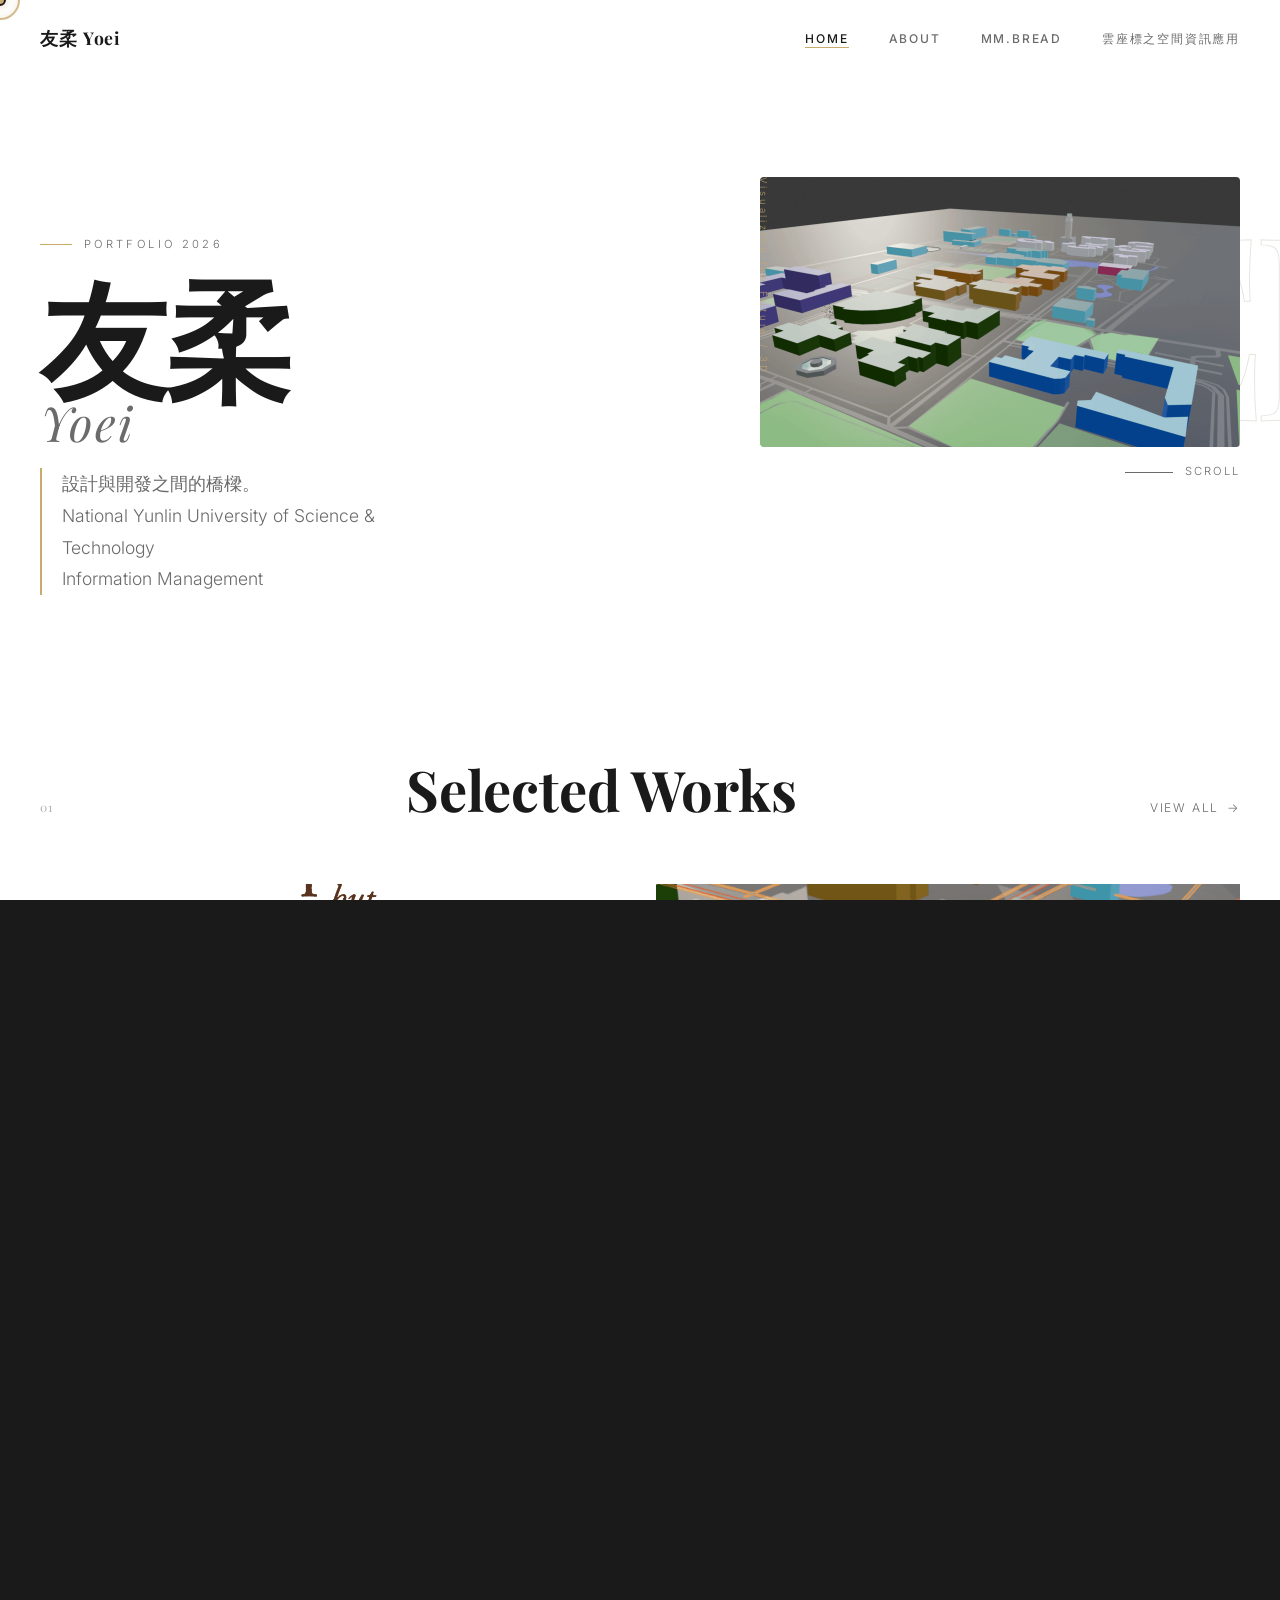
<file: docs/index.html>
<!DOCTYPE html>
<html lang="zh-TW">
<head>
  <meta charset="UTF-8" />
  <meta name="viewport" content="width=device-width, initial-scale=1.0" />
  <title>友柔 Yoei — Portfolio</title>
  <meta name="description" content="友柔 Yoei 的個人作品集。資訊管理系學生，擅長 UI/UX、App 開發與網頁設計。" />
  <link rel="stylesheet" href="style.css" />

  <!-- Preconnect for Google Fonts -->
  <link rel="preconnect" href="https://fonts.googleapis.com" />
  <link rel="preconnect" href="https://fonts.gstatic.com" crossorigin />
</head>
<body>



  <!-- Custom Cursor -->
  <div class="cursor" aria-hidden="true"></div>
  <div class="cursor-follower" aria-hidden="true"></div>

  <!-- Page Loader -->
  <div class="page-loader" aria-hidden="true"></div>

  <!-- Page Transition -->
  <div class="page-transition slide-in" aria-hidden="true"></div>

  <!-- Navigation -->
  <nav class="nav" role="navigation" aria-label="Main navigation">
    <a href="index.html" class="nav-logo" aria-label="Yoei Home">友柔 Yoei</a>
    <ul class="nav-links">
      <li><a href="index.html">Home</a></li>
      <li><a href="about.html">About</a></li>
      <li><a href="project-mmbread.html">Mm.Bread</a></li>
      <li><a href="project-yomap.html">雲座標之空間資訊應用</a></li>
    </ul>
    <button class="nav-hamburger" aria-label="Toggle menu" aria-expanded="false">
      <span></span>
      <span></span>
      <span></span>
    </button>
  </nav>

  <!-- Mobile Overlay Menu -->
  <div class="nav-overlay" role="dialog" aria-label="Mobile menu">
    <ul class="nav-overlay-links">
      <li><a href="index.html">Home</a></li>
      <li><a href="about.html">About</a></li>
      <li><a href="project-mmbread.html">Mm.Bread</a></li>
      <li><a href="project-yomap.html">雲座標之空間資訊應用</a></li>
    </ul>
  </div>

  <main>


    <!-- ==============================
         HERO SECTION
         ============================== -->
    <section class="home-hero" aria-labelledby="hero-name">
      <div class="hero-bg-text" aria-hidden="true">YOEI</div>

      <div class="hero-left">
        <p class="hero-label reveal">Portfolio 2026</p>
        <h1 class="hero-name reveal reveal-delay-1" id="hero-name">
          友柔
          <span>Yoei</span>
        </h1>
        <p class="hero-tagline reveal reveal-delay-2">
          設計與開發之間的橋樑。<br />
          National Yunlin University of Science &amp; Technology<br />
          Information Management
        </p>
      </div>

      <div class="hero-right">
        <div class="img-wrap hero-image-block reveal reveal-delay-3">
          <img src="img/map_1.png" alt="YoMap 3D 渲染圖" class="hero-portrait" style="filter: grayscale(20%) contrast(1.1);">
          <div class="image-tag-overlay">Visualizing the Future / 3D Modeling</div>
        </div>
        <div class="hero-scroll-hint reveal reveal-delay-4">
          <span class="scroll-line" aria-hidden="true"></span>
          Scroll
        </div>
      </div>
    </section>

    <!-- ==============================
         PROJECTS SECTION
         ============================== -->
    <section class="home-projects" aria-labelledby="projects-heading">
      <div class="section-header">
        <span class="section-number reveal">01</span>
        <h2 class="section-title reveal reveal-delay-1" id="projects-heading">Selected Works</h2>
        <a href="project-yomap.html" class="section-link reveal reveal-delay-2">View All</a>
      </div>

      <div class="project-grid">

        <!-- Project Card 1: Mm.Bread -->
        <a href="project-mmbread.html" class="project-card reveal" aria-label="View Mm.Bread project">
          <div class="img-wrap project-card-img">
            <img src="img/placeholder2.png" alt="Mm.Bread Screenshot" loading="lazy">
          </div>
          <div class="project-card-meta">
            <span class="project-card-tag">Web Development</span>
            <span class="project-card-year">2023</span>
          </div>
          <h3 class="project-card-title">Mm.Bread 瑪利MAMA</h3>
          <p class="project-card-desc">不只是電商，更是一場關於社會責任的數位轉型實踐。</p>
        </a>

        <!-- Project Card 2: YoMap -->
        <a href="project-yomap.html" class="project-card reveal reveal-delay-2" aria-label="View YoMap project">
          <div class="img-wrap project-card-img">
            <img src="img/placeholder1.png" alt="YoMap Screenshot" loading="lazy">
          </div>
          <div class="project-card-meta">
            <span class="project-card-tag">Mobile App</span>
            <span class="project-card-year">2025</span>
          </div>
          <h3 class="project-card-title">雲座標之空間資訊應用</h3>
          <p class="project-card-desc">重新定義校園導航的維度，在 Flutter 與 Blender 之間建構連結。</p>
        </a>

      </div>
    </section>

  </main>

  <!-- Footer -->
  <footer class="footer">
    <p class="footer-copy">© 2026 友柔 Yoei. All rights reserved.</p>
    <ul class="footer-links">
      <li><a href="about.html">About</a></li>
      <li><a href="project-yomap.html">雲座標之空間資訊應用</a></li>
      <li><a href="project-mmbread.html">Mm.Bread</a></li>
    </ul>
  </footer>

  <script src="main.js"></script>
</body>
</html>
</file>
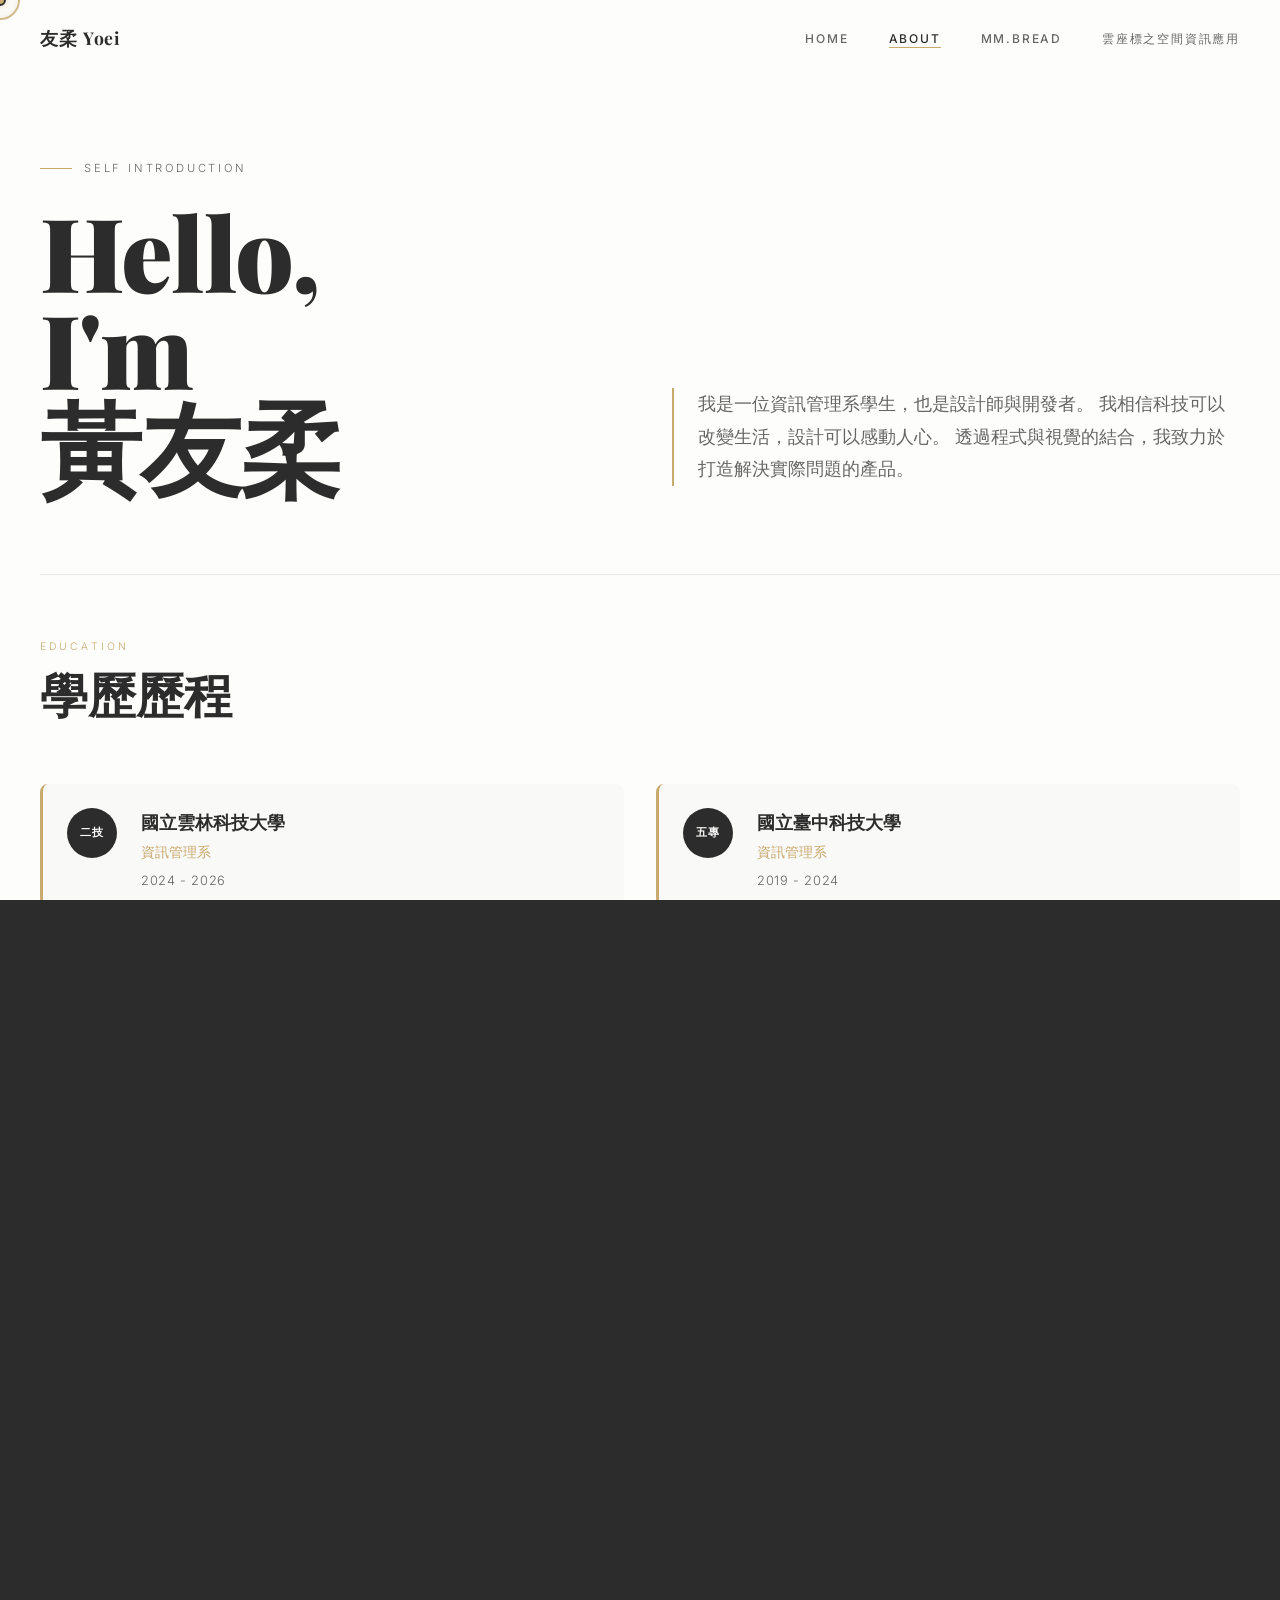
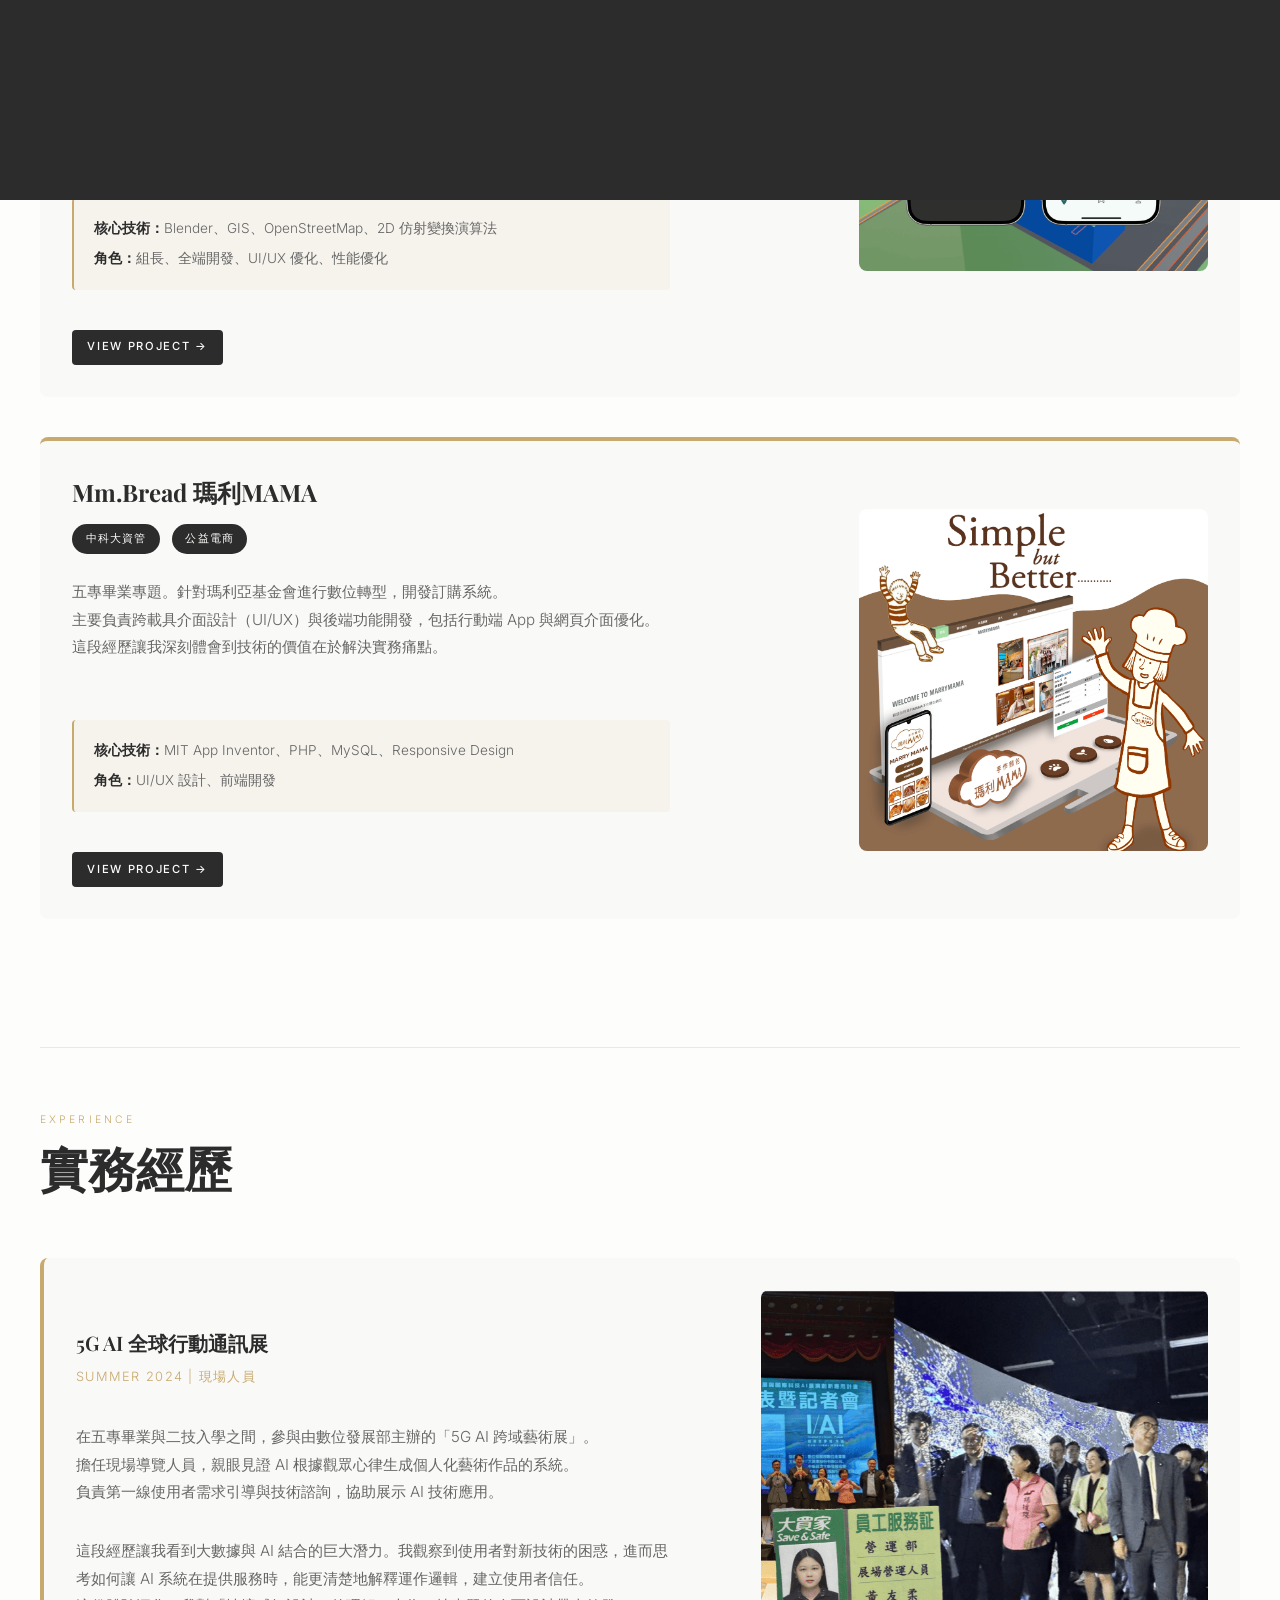
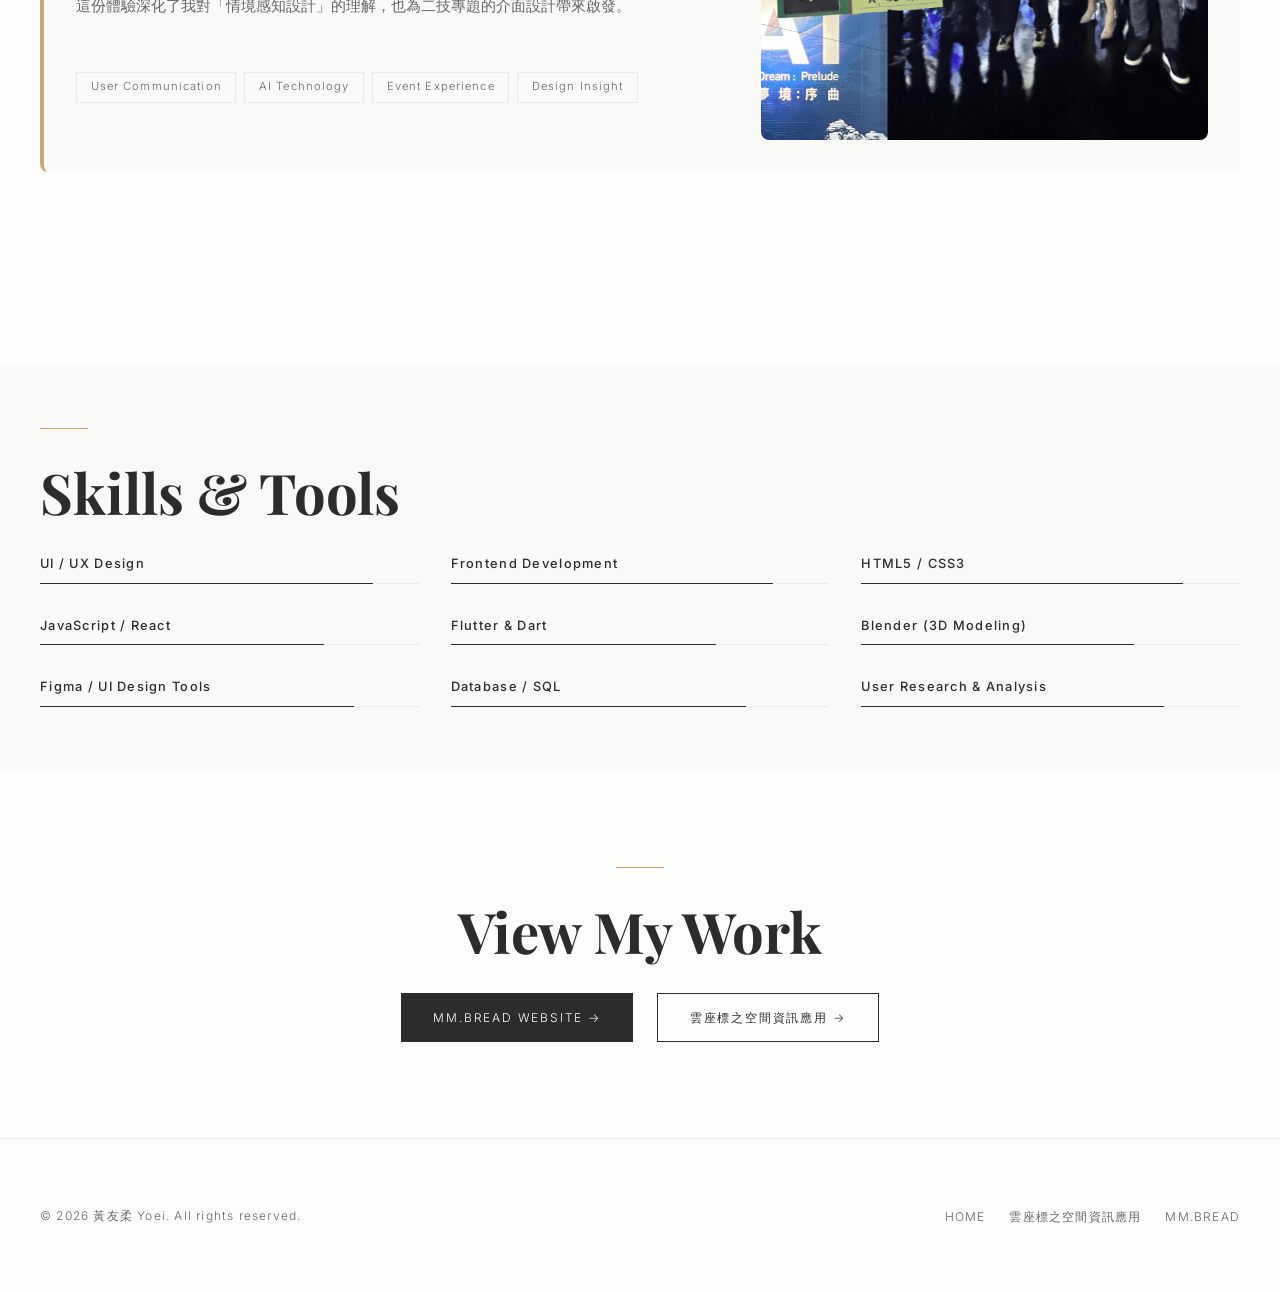
<file: docs/about.html>
<!DOCTYPE html>
<html lang="zh-TW">
<head>
  <meta charset="UTF-8" />
  <meta name="viewport" content="width=device-width, initial-scale=1.0" />
  <title>About — 友柔 Yoei</title>
  <meta name="description" content="關於友柔 Yoei：資訊管理系學生、UI/UX 設計師與網頁開發者。" />
  <link rel="stylesheet" href="style.css" />
  <link rel="stylesheet" href="about.css" />
  <link rel="preconnect" href="https://fonts.googleapis.com" />
  <link rel="preconnect" href="https://fonts.gstatic.com" crossorigin />
  <style>
    :root {
      --color-bg: #fdfdfc; /* 柔和的米白背景 */
      --color-surface: #f9f9f7; /* 區塊的背景色 */
      --color-ink: #2c2c2c; /* 更深、高對比的文字顏色 */
      --color-ink-muted: #666; /* 提高可讀性的輔助文字顏色 */
      --color-ink-light: #999; /* 標籤的淺色文字 */
      --color-border: #e9e9e9; /* 更細緻的邊框顏色 */
      --color-accent: #c8a96e; /* 維持原有的金色調 */
    }
  </style>
</head>
<body>

  <!-- Custom Cursor -->
  <div class="cursor" aria-hidden="true"></div>
  <div class="cursor-follower" aria-hidden="true"></div>

  <!-- Page Loader -->
  <div class="page-loader" aria-hidden="true">
    <span class="loader-text">About</span>
  </div>

  <!-- Page Transition -->
  <div class="page-transition slide-in" aria-hidden="true"></div>

  <!-- Navigation -->
  <nav class="nav" role="navigation" aria-label="Main navigation">
    <a href="index.html" class="nav-logo" aria-label="Yoei Home">友柔 Yoei</a>
    <ul class="nav-links">
      <li><a href="index.html">Home</a></li>
      <li><a href="about.html">About</a></li>
      <li><a href="project-mmbread.html">Mm.Bread</a></li>
      <li><a href="project-yomap.html">雲座標之空間資訊應用</a></li>
    </ul>
    <button class="nav-hamburger" aria-label="Toggle menu" aria-expanded="false">
      <span></span>
      <span></span>
      <span></span>
    </button>
  </nav>

  <!-- Mobile Overlay Menu -->
  <div class="nav-overlay" role="dialog" aria-label="Mobile menu">
    <ul class="nav-overlay-links">
      <li><a href="index.html">Home</a></li>
      <li><a href="about.html">About</a></li>
      <li><a href="project-mmbread.html">Mm.Bread</a></li>
      <li><a href="project-yomap.html">雲座標之空間資訊應用</a></li>
    </ul>
  </div>

  <main>

    <!-- ==============================
         HERO
         ============================== -->
    <header class="about-hero" aria-labelledby="about-title">
      <div class="about-hero-left">
        <p class="about-hero-label reveal">Self Introduction</p>
        <h1 class="about-hero-title reveal reveal-delay-1" id="about-title">
          Hello,<br />I'm<br />黃友柔
        </h1>
      </div>
      <div class="about-hero-right reveal reveal-delay-2">
        <p class="about-hero-intro">
          我是一位資訊管理系學生，也是設計師與開發者。
          我相信科技可以改變生活，設計可以感動人心。
          透過程式與視覺的結合，我致力於打造解決實際問題的產品。
        </p>
      </div>
    </header>

    <div class="divider" style="margin: 0 2.5rem;"></div>

    <!-- ==============================
         ABOUT BODY SECTIONS
         ============================== -->
    <section class="about-body" aria-label="About details">

      <!-- ============ EDUCATION ============ -->
      <div class="about-section">
        <div class="section-header-simple reveal">
          <p class="section-label">Education</p>
          <h2 class="section-heading reveal reveal-delay-1">學歷歷程</h2>
        </div>

        <div class="education-timeline reveal reveal-delay-2">
          <!-- Education Item 1: 雲林科技大學 -->
          <div class="education-item">
            <div class="education-front">
              <div class="education-badge">二技</div>
              <div class="education-content">
                <h3 class="education-school">國立雲林科技大學</h3>
                <p class="education-major">資訊管理系</p>
                <p class="education-year">2024 - 2026</p>
              </div>
              <span class="education-flip-hint">Tap to Flip 👆</span>
            </div>
            <div class="education-back">
              <p class="education-description">
                在求學過程中，我始終對於「將專案需求轉化為實體應用」抱持強烈熱忱。每當將抽象的功能需求，透過程式邏輯實踐為具備互動性的系統時，那種成就感讓我確信這是我熱愛的領域。
              </p>
            </div>
          </div>

          <!-- Education Item 2: 臺中科技大學 -->
          <div class="education-item">
            <div class="education-front">
              <div class="education-badge">五專</div>
              <div class="education-content">
                <h3 class="education-school">國立臺中科技大學</h3>
                <p class="education-major">資訊管理系</p>
                <p class="education-year">2019 - 2024</p>
              </div>
              <span class="education-flip-hint">Tap to Flip 👆</span>
            </div>
            <div class="education-back">
              <p class="education-description">
                在臺中科技大學五專部期間，我廣泛涉獵資管領域的多元課程。技術層面，透過物件導向程式設計與前端網頁開發，我建立了嚴謹的邏輯思維；管理層面，系統分析與設計與軟體工程等課程，則讓我學會從宏觀角度規劃資訊系統。
              </p>
            </div>
          </div>
        </div>
      </div>

      <div class="divider"></div>

      <!-- ============ SELECTED WORKS ============ -->
      <div class="about-section">
        <div class="section-header-simple reveal">
          <p class="section-label">Selected Works</p>
          <h2 class="section-heading reveal reveal-delay-1">專案成就</h2>
        </div>

        <div class="projects-showcase">
          <!-- Project 1: YoMap -->
          <div class="project-showcase-card reveal reveal-delay-1">
            <div class="project-showcase-content">
              <div class="project-showcase-text">
                <div class="project-showcase-header">
                  <h3 class="project-showcase-title">雲座標之空間資訊應用</h3>
                  <div class="project-showcase-tags">
                    <span class="showcase-tag">雲科大資管</span>
                    <span class="showcase-tag">3D App</span>
                  </div>
                </div>
                <div style="display: flex; align-items: center; gap: 0.75rem; margin-top: 0.5rem; font-size: 0.8rem; margin-bottom: 1rem;">
                  <span style="display: flex; align-items: center; gap: 0.35rem; color: var(--color-accent); font-weight: 500;">
                    <svg xmlns="http://www.w3.org/2000/svg" width="14" height="14" viewBox="0 0 24 24" fill="none" stroke="currentColor" stroke-width="2" stroke-linecap="round" stroke-linejoin="round"><path d="M6 9H4.5a2.5 2.5 0 0 1 0-5H6"/><path d="M18 9h1.5a2.5 2.5 0 0 0 0-5H18"/><path d="M4 22h16"/><path d="M10 14.66V17c0 .55-.47.98-.97 1.21C7.85 18.75 7 20.24 7 22"/><path d="M14 14.66V17c0 .55.47.98.97 1.21C16.15 18.75 17 20.24 17 22"/><path d="M9.5 14.5A2.5 2.5 0 0 1 7 12V9c0-2.2 1.8-4 4-4h2c2.2 0 4 1.8 4 4v3a2.5 2.5 0 0 1-2.5 2.5z"/></svg>
                    <span>2024 雲林設計獎</span>
                  </span>
                  <span style="width: 1px; height: 12px; background-color: var(--color-border);" aria-hidden="true"></span>
                  <a href="https://yunbao-20.github.io/yomap/" target="_blank" rel="noopener noreferrer" style="display: flex; align-items: center; gap: 0.25rem; color: var(--color-ink-muted); text-decoration: none; transition: color 0.3s ease;" onmouseenter="this.style.color='var(--color-ink)'" onmouseleave="this.style.color='var(--color-ink-muted)'">
                    <span>作品官網 ↗</span>
                  </a>
                </div>
                <p class="project-showcase-desc">
                  二技畢業專題，擔任組長。<br>面對 Google Maps 缺乏校內路網資料的困境，我主導策略轉向，自學 Blender 3D 建模從零構建校園 GIS 圖資。<br>透過「2D 平面圖層 + 仿射變換演算法」優化，成功將資料從 8.32GB 降至 MB 級，實現 3 秒快速載入。
                </p>
                <div class="project-showcase-details">
                  <p><strong>核心技術：</strong>Blender、GIS、OpenStreetMap、2D 仿射變換演算法</p>
                  <p><strong>角色：</strong>組長、全端開發、UI/UX 優化、性能優化</p>
                </div>
                <a href="project-yomap.html" class="showcase-btn">
                  View Project →
                </a>
              </div>
              <div class="project-showcase-image">
                <img src="img/placeholder1.png" alt="YoMap 專案" loading="lazy" />
              </div>
            </div>
          </div>

          <!-- Project 2: Mm.Bread -->
          <div class="project-showcase-card reveal reveal-delay-2">
            <div class="project-showcase-content">
              <div class="project-showcase-text">
                <div class="project-showcase-header">
                  <h3 class="project-showcase-title">Mm.Bread 瑪利MAMA</h3>
                  <div class="project-showcase-tags">
                    <span class="showcase-tag">中科大資管</span>
                    <span class="showcase-tag">公益電商</span>
                  </div>
                </div>
                <p class="project-showcase-desc">
                  五專畢業專題。針對瑪利亞基金會進行數位轉型，開發訂購系統。<br>主要負責跨載具介面設計（UI/UX）與後端功能開發，包括行動端 App 與網頁介面優化。<br>這段經歷讓我深刻體會到技術的價值在於解決實務痛點。
                </p>
                <div class="project-showcase-details">
                  <p><strong>核心技術：</strong>MIT App Inventor、PHP、MySQL、Responsive Design</p>
                  <p><strong>角色：</strong>UI/UX 設計、前端開發</p>
                </div>
                <a href="project-mmbread.html" class="showcase-btn">
                  View Project →
                </a>
              </div>
              <div class="project-showcase-image">
                <img src="img/placeholder2.png" alt="Mm.Bread 專案" loading="lazy" />
              </div>
            </div>
          </div>
        </div>
      </div>

      <div class="divider"></div>

      <!-- ============ EXPERIENCE ============ -->
      <div class="about-section">
        <div class="section-header-simple reveal">
          <p class="section-label">Experience</p>
          <h2 class="section-heading reveal reveal-delay-1">實務經歷</h2>
        </div>

        <div class="experience-card reveal reveal-delay-2">
          <div class="experience-content">
            <div class="experience-text">
              <div class="experience-header">
                <h3 class="experience-title">5G AI 全球行動通訊展</h3>
                <p class="experience-period">Summer 2024 | 現場人員</p>
              </div>
              <p class="experience-desc">
                在五專畢業與二技入學之間，參與由數位發展部主辦的「5G AI 跨域藝術展」。<br>擔任現場導覽人員，親眼見證 AI 根據觀眾心律生成個人化藝術作品的系統。
                <br>負責第一線使用者需求引導與技術諮詢，協助展示 AI 技術應用。
              </p>
              <p class="experience-desc">
                這段經歷讓我看到大數據與 AI 結合的巨大潛力。我觀察到使用者對新技術的困惑，進而思考如何讓 AI 系統在提供服務時，能更清楚地解釋運作邏輯，建立使用者信任。<br>
                這份體驗深化了我對「情境感知設計」的理解，也為二技專題的介面設計帶來啟發。
              </p>
              <div class="experience-tags">
                <span class="about-tag">User Communication</span>
                <span class="about-tag">AI Technology</span>
                <span class="about-tag">Event Experience</span>
                <span class="about-tag">Design Insight</span>
              </div>
            </div>
            <div class="experience-image">
              <img src="img/placeholder3.png" alt="5G AI 全球行動通訊展" loading="lazy" />
            </div>
          </div>
        </div>
      </div>

    </section>

    <!-- ==============================
         SKILLS SECTION
         ============================== -->
    <section class="about-skills" aria-labelledby="skills-heading">
      <div class="divider-short reveal"></div>
      <h2 class="section-title reveal reveal-delay-1" id="skills-heading">Skills &amp; Tools</h2>

      <div class="skills-grid">
        <div class="skill-item reveal reveal-delay-1">
          <p class="skill-name">UI / UX Design</p>
          <div class="skill-bar"><div class="skill-bar-fill" data-width="88%"></div></div>
        </div>
        <div class="skill-item reveal reveal-delay-2">
          <p class="skill-name">Frontend Development</p>
          <div class="skill-bar"><div class="skill-bar-fill" data-width="85%"></div></div>
        </div>
        <div class="skill-item reveal reveal-delay-3">
          <p class="skill-name">HTML5 / CSS3</p>
          <div class="skill-bar"><div class="skill-bar-fill" data-width="85%"></div></div>
        </div>
        <div class="skill-item reveal reveal-delay-1">
          <p class="skill-name">JavaScript / React</p>
          <div class="skill-bar"><div class="skill-bar-fill" data-width="75%"></div></div>
        </div>
        <div class="skill-item reveal reveal-delay-2">
          <p class="skill-name">Flutter & Dart</p>
          <div class="skill-bar"><div class="skill-bar-fill" data-width="70%"></div></div>
        </div>
        <div class="skill-item reveal reveal-delay-3">
          <p class="skill-name">Blender (3D Modeling)</p>
          <div class="skill-bar"><div class="skill-bar-fill" data-width="72%"></div></div>
        </div>
        <div class="skill-item reveal reveal-delay-1">
          <p class="skill-name">Figma / UI Design Tools</p>
          <div class="skill-bar"><div class="skill-bar-fill" data-width="83%"></div></div>
        </div>
        <div class="skill-item reveal reveal-delay-2">
          <p class="skill-name">Database / SQL</p>
          <div class="skill-bar"><div class="skill-bar-fill" data-width="78%"></div></div>
        </div>
        <div class="skill-item reveal reveal-delay-3">
          <p class="skill-name">User Research & Analysis</p>
          <div class="skill-bar"><div class="skill-bar-fill" data-width="80%"></div></div>
        </div>
      </div>
    </section>

    <!-- ==============================
         PROJECTS TEASER
         ============================== -->
    <section style="padding: 6rem 2.5rem; text-align:center;" aria-label="Projects link">
      <div class="divider-short reveal" style="margin: 0 auto 2rem;"></div>
      <h2 class="section-title reveal reveal-delay-1" style="margin-bottom:2rem;">View My Work</h2>
      <div style="display:flex; gap:1.5rem; justify-content:center; flex-wrap:wrap;" class="reveal reveal-delay-2">
        <a href="project-mmbread.html" style="
          display:inline-flex; align-items:center; gap:0.75rem;
          padding: 0.85rem 2rem;
          background: var(--color-ink);
          color: var(--color-bg);
          font-size: 0.75rem;
          letter-spacing: 0.15em;
          text-transform: uppercase;
          text-decoration: none;
          transition: background 0.3s ease;
        " onmouseenter="this.style.background='var(--color-accent)'"
           onmouseleave="this.style.background='var(--color-ink)'">
          Mm.Bread Website →
        </a>
        <a href="project-yomap.html" style="
          display:inline-flex; align-items:center; gap:0.75rem;
          padding: 0.85rem 2rem;
          background: transparent;
          color: var(--color-ink);
          font-size: 0.75rem;
          letter-spacing: 0.15em;
          text-transform: uppercase;
          text-decoration: none;
          border: 1px solid var(--color-ink);
          transition: background 0.3s ease, color 0.3s ease;
        " onmouseenter="this.style.background='var(--color-ink)'; this.style.color='var(--color-bg)'"
           onmouseleave="this.style.background='transparent'; this.style.color='var(--color-ink)'">
          雲座標之空間資訊應用 →
        </a>
      </div>
    </section>

  </main>

  <!-- Footer -->
  <footer class="footer">
    <p class="footer-copy">© 2026 黃友柔 Yoei. All rights reserved.</p>
    <ul class="footer-links">
      <li><a href="index.html">Home</a></li>
      <li><a href="project-yomap.html">雲座標之空間資訊應用</a></li>
      <li><a href="project-mmbread.html">Mm.Bread</a></li>
    </ul>
  </footer>

  <script src="main.js"></script>
</body>
</html>
</file>
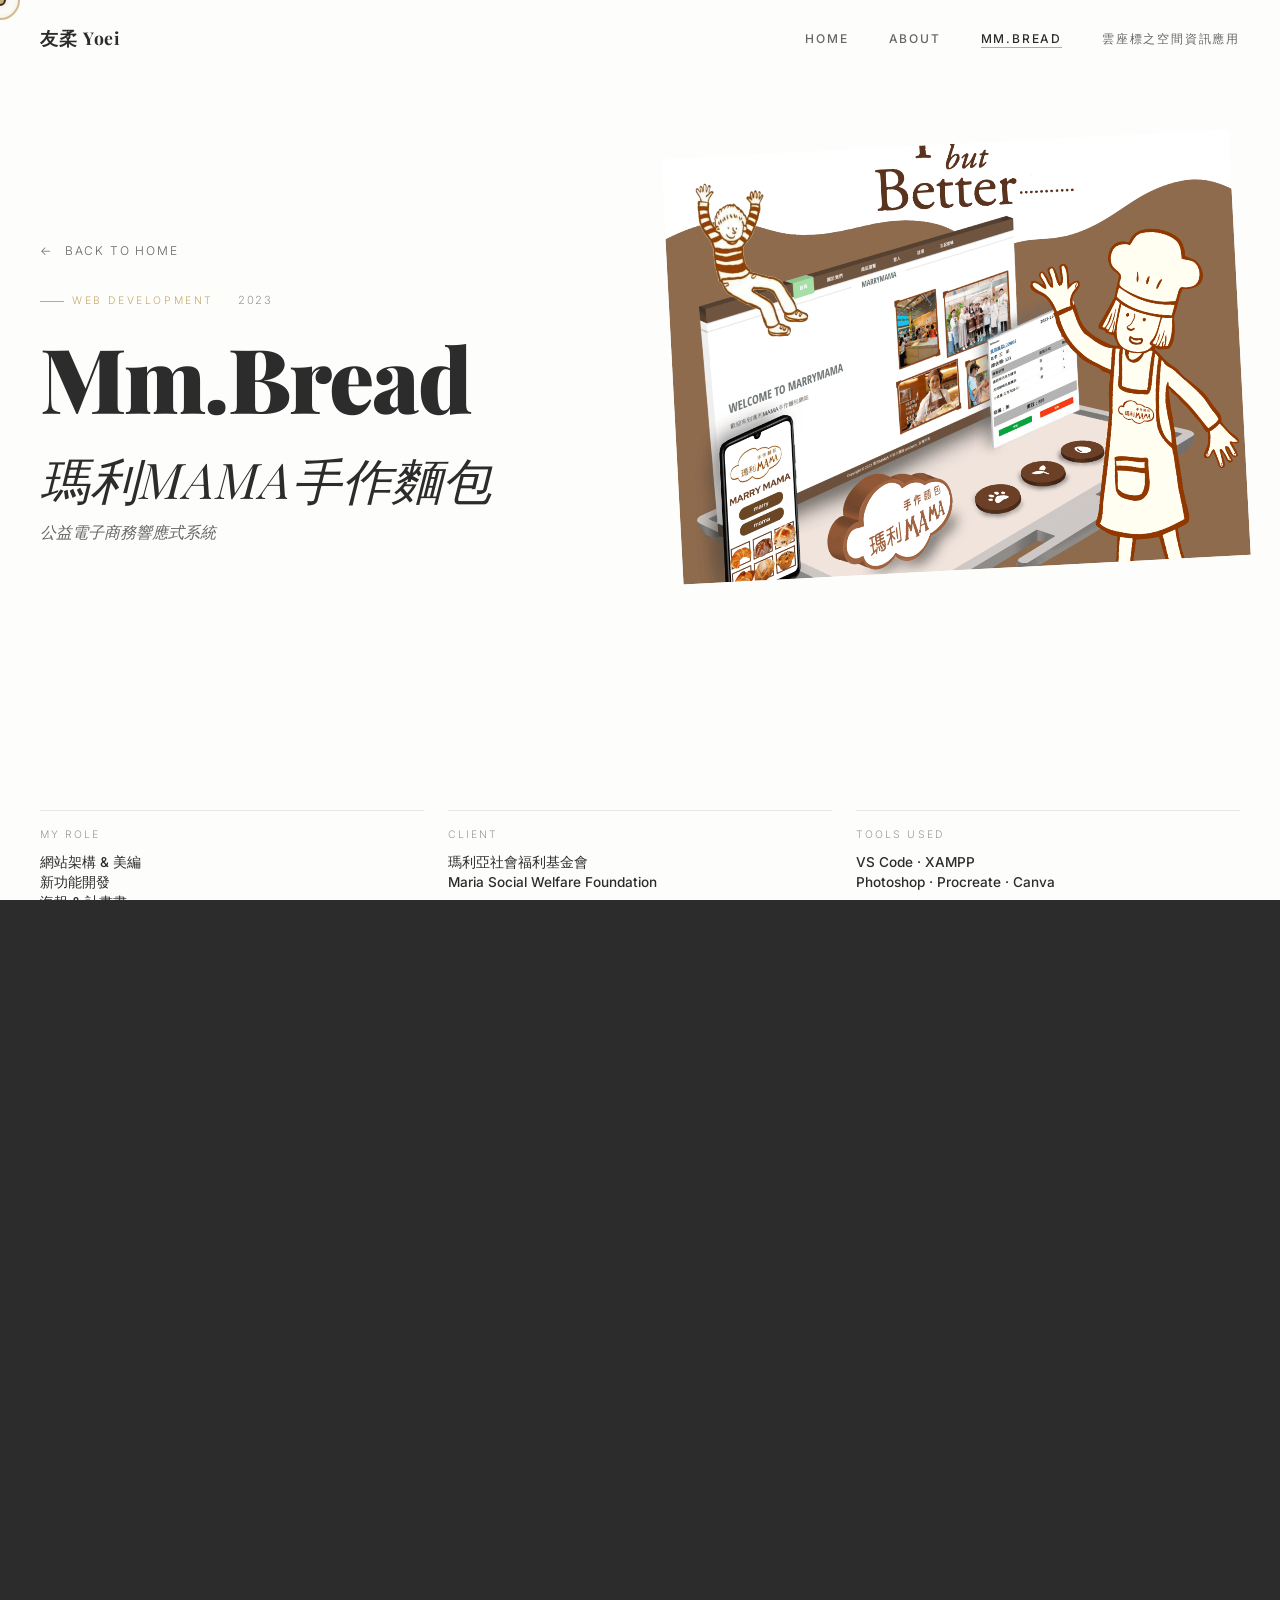
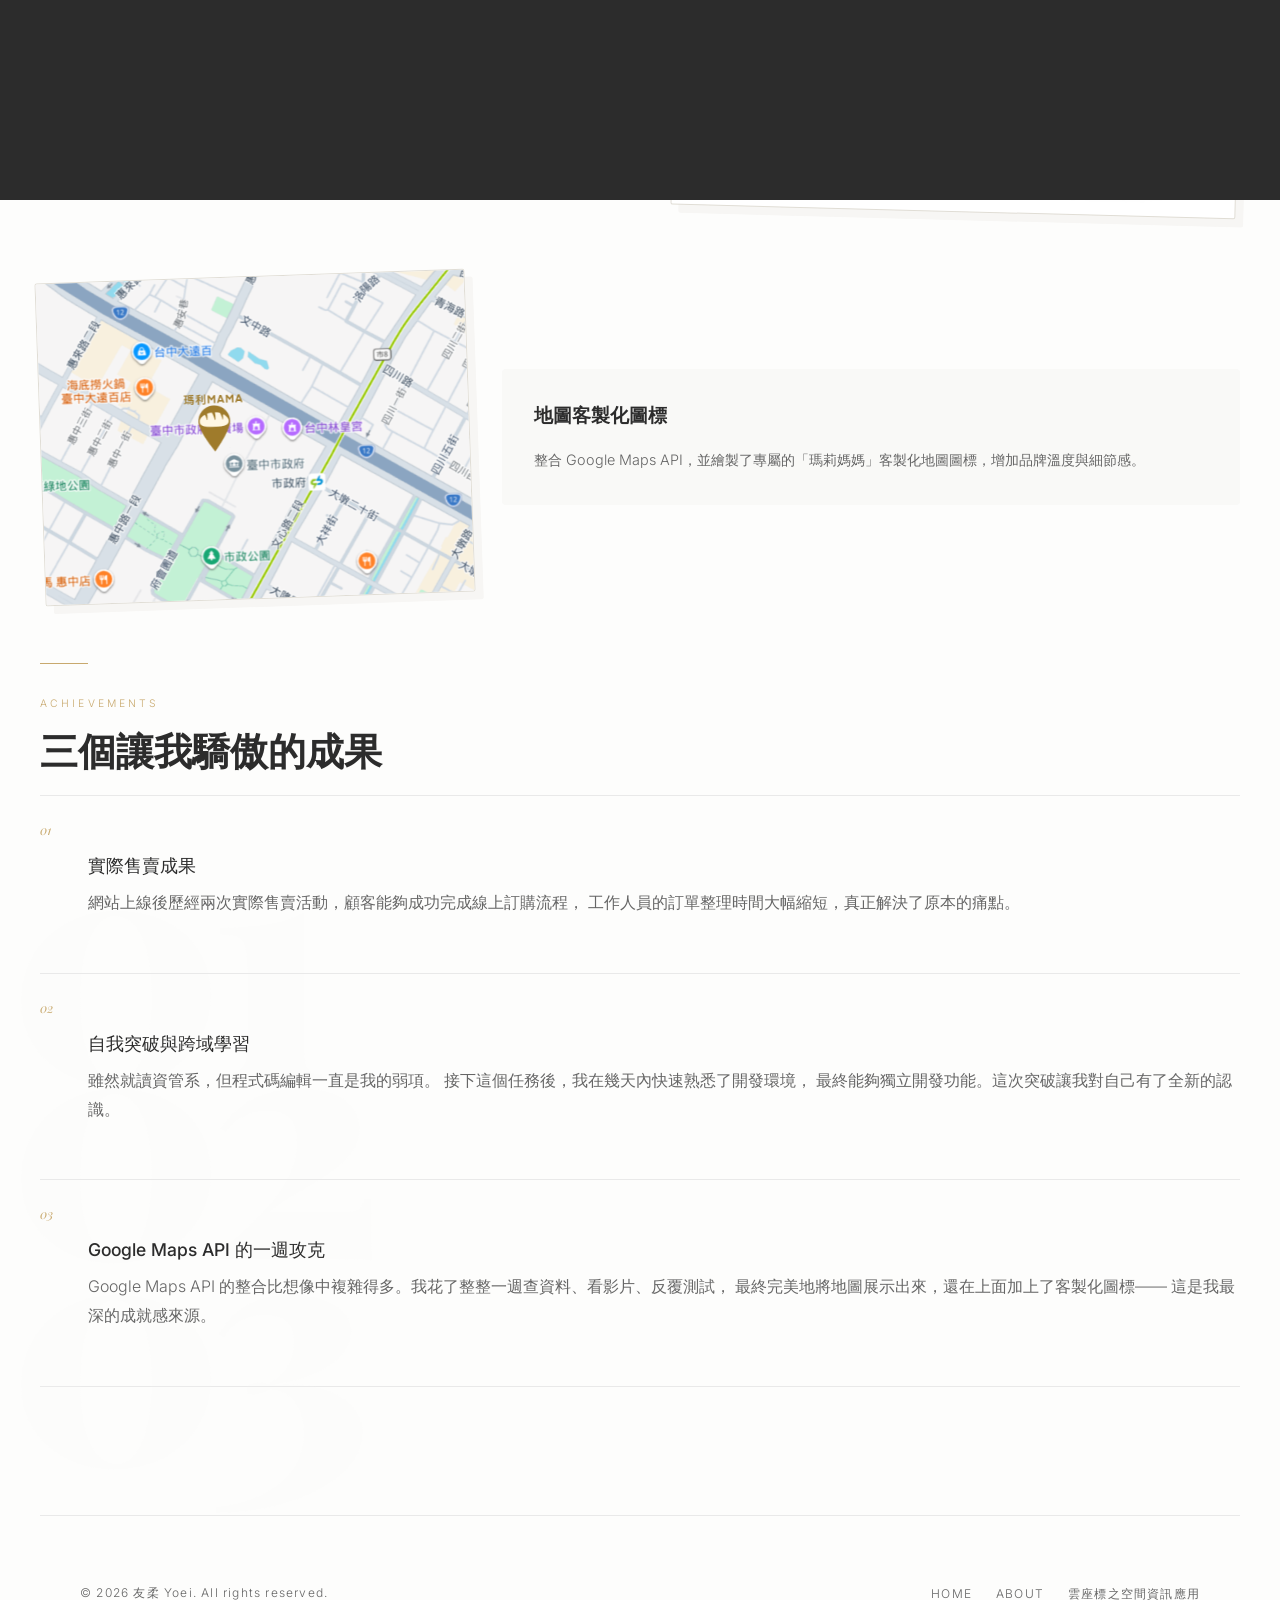
<file: docs/project-mmbread.html>
<!DOCTYPE html>
<html lang="zh-TW">
<head>
  <meta charset="UTF-8" />
  <meta name="viewport" content="width=device-width, initial-scale=1.0" />
  <title>Mm.Bread 瑪利MAMA — 友柔 Yoei Portfolio</title>
  <meta name="description" content="Mm.Bread 瑪利MAMA 手作麵包公益電子商務系統：幫助身心障礙青年自立的響應式網站。" />
  <link rel="stylesheet" href="style.css" />
  <link rel="stylesheet" href="project.css" />
  <link rel="preconnect" href="https://fonts.googleapis.com" />
  <link rel="preconnect" href="https://fonts.gstatic.com" crossorigin />

  <style>
    :root {
      --color-bg: #fdfdfc; /* 柔和的米白背景 */
      --color-surface: #f9f9f7; /* 區塊的背景色 */
      --color-ink: #2c2c2c; /* 更深、高對比的文字顏色 */
      --color-ink-muted: #666; /* 提高可讀性的輔助文字顏色 */
      --color-ink-light: #999; /* 標籤的淺色文字 */
      --color-border: #e9e9e9; /* 更細緻的邊框顏色 */
      --color-accent: #c8a96e; /* 維持原有的金色調 */
    }

    /* Page-specific accent for this project */
    .mmbread-accent { color: #c8a96e; }

    .role-grid {
      display: grid;
      grid-template-columns: repeat(3, 1fr);
      gap: 1.5rem;
      margin-top: 2rem;
    }

    .role-item {
      border-top: 1px solid var(--color-border);
      padding-top: 1rem;
    }

    .role-item-label {
      font-size: 0.65rem;
      letter-spacing: 0.2em;
      text-transform: uppercase;
      color: var(--color-ink-light);
      margin-bottom: 0.5rem;
    }

    .role-item-value {
      font-size: 0.85rem;
      font-weight: 500;
      color: var(--color-ink);
      line-height: 1.5;
    }

    .poster-grid {
      display: grid;
      grid-template-columns: repeat(3, 1fr);
      gap: 1.5rem;
      margin-top: var(--spacing-md);
    }

    .poster-item {
      aspect-ratio: 2/3;
    }

    @media (max-width: 768px) {
      .role-grid { grid-template-columns: 1fr 1fr; }
      .poster-grid { grid-template-columns: 1fr 1fr; }
      .asymmetric-row {
        flex-direction: column !important;
      }
      .asymmetric-row-right {
        flex-direction: column-reverse !important;
      }
    }

    @media (max-width: 480px) {
      .role-grid { grid-template-columns: 1fr; }
      .poster-grid { grid-template-columns: 1fr; }
    }
  </style>
</head>
<body>

  <!-- Custom Cursor -->
  <div class="cursor" aria-hidden="true"></div>
  <div class="cursor-follower" aria-hidden="true"></div>

  <!-- Page Loader -->
  <div class="page-loader" aria-hidden="true">
    <span class="loader-text">Mm.Bread</span>
  </div>

  <!-- Page Transition -->
  <div class="page-transition slide-in" aria-hidden="true"></div>

  <!-- Navigation -->
  <nav class="nav" role="navigation" aria-label="Main navigation">
    <a href="index.html" class="nav-logo" aria-label="Yoei Home">友柔 Yoei</a>
    <ul class="nav-links">
      <li><a href="index.html">Home</a></li>
      <li><a href="about.html">About</a></li>
      <li><a href="project-mmbread.html">Mm.Bread</a></li>
      <li><a href="project-yomap.html">雲座標之空間資訊應用</a></li>
    </ul>
    <button class="nav-hamburger" aria-label="Toggle menu" aria-expanded="false">
      <span></span>
      <span></span>
      <span></span>
    </button>
  </nav>

  <!-- Mobile Overlay Menu -->
  <div class="nav-overlay" role="dialog" aria-label="Mobile menu">
    <ul class="nav-overlay-links">
      <li><a href="index.html">Home</a></li>
      <li><a href="about.html">About</a></li>
      <li><a href="project-mmbread.html">Mm.Bread</a></li>
      <li><a href="project-yomap.html">雲座標之空間資訊應用</a></li>
    </ul>
  </div>

  <main>

    <!-- ==============================
         PROJECT HERO
         ============================== -->
    <header class="project-hero" aria-labelledby="mmbread-title">
      <div>
        <a href="index.html" class="back-link reveal">Back to Home</a>
        <div class="project-hero-meta reveal reveal-delay-1">
          <span class="project-hero-tag">Web Development</span>
          <span class="project-hero-year">2023</span>
        </div>
        <h1 class="project-hero-title reveal reveal-delay-2" id="mmbread-title">
          Mm.Bread<br />
          <span style="font-size:0.55em; font-weight:400; font-style:italic; letter-spacing:0.02em;">瑪利MAMA手作麵包</span>
        </h1>
        <p class="project-hero-subtitle reveal reveal-delay-3">公益電子商務響應式系統</p>
      </div>

      <div class="img-wrap project-hero-image reveal-right" style="transform: rotate(-3deg);">
        <img src="img/placeholder2.png" alt="Mm.Bread 網站全景" style="width:100%; height:100%; object-fit:cover;">
      </div>
    </header>

    <!-- ==============================
         PROJECT BODY
         ============================== -->
    <div class="project-body">

      <!-- Project Info Grid -->
      <div class="role-grid reveal">
        <div class="role-item">
          <p class="role-item-label">My Role</p>
          <p class="role-item-value">網站架構 &amp; 美編<br />新功能開發<br />海報 &amp; 計畫書</p>
        </div>
        <div class="role-item">
          <p class="role-item-label">Client</p>
          <p class="role-item-value">瑪利亞社會福利基金會<br />Maria Social Welfare Foundation</p>
        </div>
        <div class="role-item">
          <p class="role-item-label">Tools Used</p>
          <p class="role-item-value">VS Code · XAMPP<br />Photoshop · Procreate · Canva</p>
        </div>
      </div>

      <div class="divider"></div>

      <!-- Alternating Images Layout -->
      <div class="project-asymmetric-grid reveal" style="display: flex; flex-direction: column; gap: 4rem; margin: 4rem 0;">
        
        <!-- Image 1 -->
        <div class="asymmetric-row asymmetric-row-left" style="display: flex; flex-wrap: wrap; gap: 2rem; align-items: center;">
          <div class="img-wrap project-image-tall polaroid-image focal-zoom" style="flex: 1; min-width: 250px; aspect-ratio: 16/10; position: relative;">
            <div class="vertical-label">SYSTEM_INTERFACE_V1</div>
            <img src="img/mm_web.png" alt="Mm.Bread 主頁面截圖" style="width: 100%; height: 100%; object-fit: cover;" loading="lazy">
          </div>
          <div style="flex: 1; min-width: 250px; padding: 2rem; background: var(--color-surface); border-radius: 0.25rem;">
            <h3 style="margin-bottom: 1rem; color: var(--color-ink);">系統首頁介面</h3>
            <p style="font-size: 0.9rem; line-height: 1.8; color: var(--color-ink-muted);">直觀的電子商務介面設計，讓訪客能快速找到所需的手作麵包，提升整體的購物與瀏覽體驗。</p>
          </div>
        </div>

        <!-- Image 2 -->
        <div class="asymmetric-row asymmetric-row-right" style="display: flex; flex-wrap: wrap; gap: 2rem; align-items: center;">
          <div style="flex: 1; min-width: 250px; padding: 2rem; background: var(--color-surface); border-radius: 0.25rem;">
            <h3 style="margin-bottom: 1rem; color: var(--color-ink);">熱門商品排行榜</h3>
            <p style="font-size: 0.9rem; line-height: 1.8; color: var(--color-ink-muted);">根據每月銷量自動更新熱門排名，協助管理者掌握銷售趨勢，並為顧客提供購買參考。</p>
          </div>
          <div class="img-wrap project-image-tall polaroid-image focal-zoom" style="flex: 1; min-width: 250px; aspect-ratio: 16/10; position: relative;">
            <div class="vertical-label">RANKING_FEATURE</div>
            <img src="img/mm_good.png" alt="商品排行榜功能截圖" style="width: 100%; height: 100%; object-fit: cover;" loading="lazy">
          </div>
        </div>

        <!-- Image 3 -->
        <div class="asymmetric-row asymmetric-row-left" style="display: flex; flex-wrap: wrap; gap: 2rem; align-items: center;">
          <div class="img-wrap project-image-tall polaroid-image focal-zoom" style="flex: 0.6; min-width: 200px; aspect-ratio: 4/3; position: relative; overflow: hidden;">
            <div class="vertical-label">GOOGLE_MAPS_API</div>
            <img src="img/mm_map.png" alt="瑪莉媽媽地圖圖標彩蛋截圖" style="width: 100%; height: 100%; object-fit: cover; transform: scale(1.6); transform-origin: center center;" loading="lazy">
          </div>
          <div style="flex: 1; min-width: 250px; padding: 2rem; background: var(--color-surface); border-radius: 0.25rem;">
            <h3 style="margin-bottom: 1rem; color: var(--color-ink);">地圖客製化圖標</h3>
            <p style="font-size: 0.9rem; line-height: 1.8; color: var(--color-ink-muted);">整合 Google Maps API，並繪製了專屬的「瑪莉媽媽」客製化地圖圖標，增加品牌溫度與細節感。</p>
          </div>
        </div>

      </div>

      <!-- Achievements -->
      <section class="project-section" aria-labelledby="mmbread-achievements">
        <div class="divider-short reveal"></div>
        <p class="project-section-label reveal">Achievements</p>
        <h2 class="project-section-title reveal reveal-delay-1" id="mmbread-achievements">
          三個讓我驕傲的成果
        </h2>

        <ul class="achievement-list" aria-label="Project achievements">
          <li class="achievement-item reveal">
            <span class="achievement-num">01</span>
            <div class="achievement-text achievement-number-bg" data-number="01">
              <strong>實際售賣成果</strong>
              <p>
                網站上線後歷經兩次實際售賣活動，顧客能夠成功完成線上訂購流程，
                工作人員的訂單整理時間大幅縮短，真正解決了原本的痛點。
              </p>
            </div>
          </li>
          <li class="achievement-item reveal reveal-delay-1">
            <span class="achievement-num">02</span>
            <div class="achievement-text achievement-number-bg" data-number="02">
              <strong>自我突破與跨域學習</strong>
              <p>
                雖然就讀資管系，但程式碼編輯一直是我的弱項。
                接下這個任務後，我在幾天內快速熟悉了開發環境，
                最終能夠獨立開發功能。這次突破讓我對自己有了全新的認識。
              </p>
            </div>
          </li>
          <li class="achievement-item reveal reveal-delay-2">
            <span class="achievement-num">03</span>
            <div class="achievement-text achievement-number-bg" data-number="03">
              <strong>Google Maps API 的一週攻克</strong>
              <p>
                Google Maps API 的整合比想像中複雜得多。我花了整整一週查資料、看影片、反覆測試，
                最終完美地將地圖展示出來，還在上面加上了客製化圖標——
                這是我最深的成就感來源。
              </p>
            </div>
          </li>
        </ul>
      </section>

      <!-- href="project-yomap.html" style="
          display:flex; flex-direction:column; align-items:flex-end; gap:0.5rem;
          text-decoration:none; color:inherit;
        " class="reveal">ptont-s:ct-transform:uppercase; color:var(--color-ink-muted);">Next Project</span>
          <span style="font-family:var(--font-serif); font-size:clamp(1.5rem, 4vw, 2.5rem); font-weight:700; color:var(--color-ink);">YoMap →</span>
        </a
    </div>
  </main>

  <!-- Footer -->
  <footer class="footer">
    <p class="footer-copy">© 2026 友柔 Yoei. All rights reserved.</p>
    <ul class="footer-links">
      <li><a href="index.html">Home</a></li>
      <li><a href="about.html">About</a></li>
      <li><a href="project-yomap.html">雲座標之空間資訊應用</a></li>
    </ul>
  </footer>

  <script src="main.js"></script>
</body>
</html>
</file>
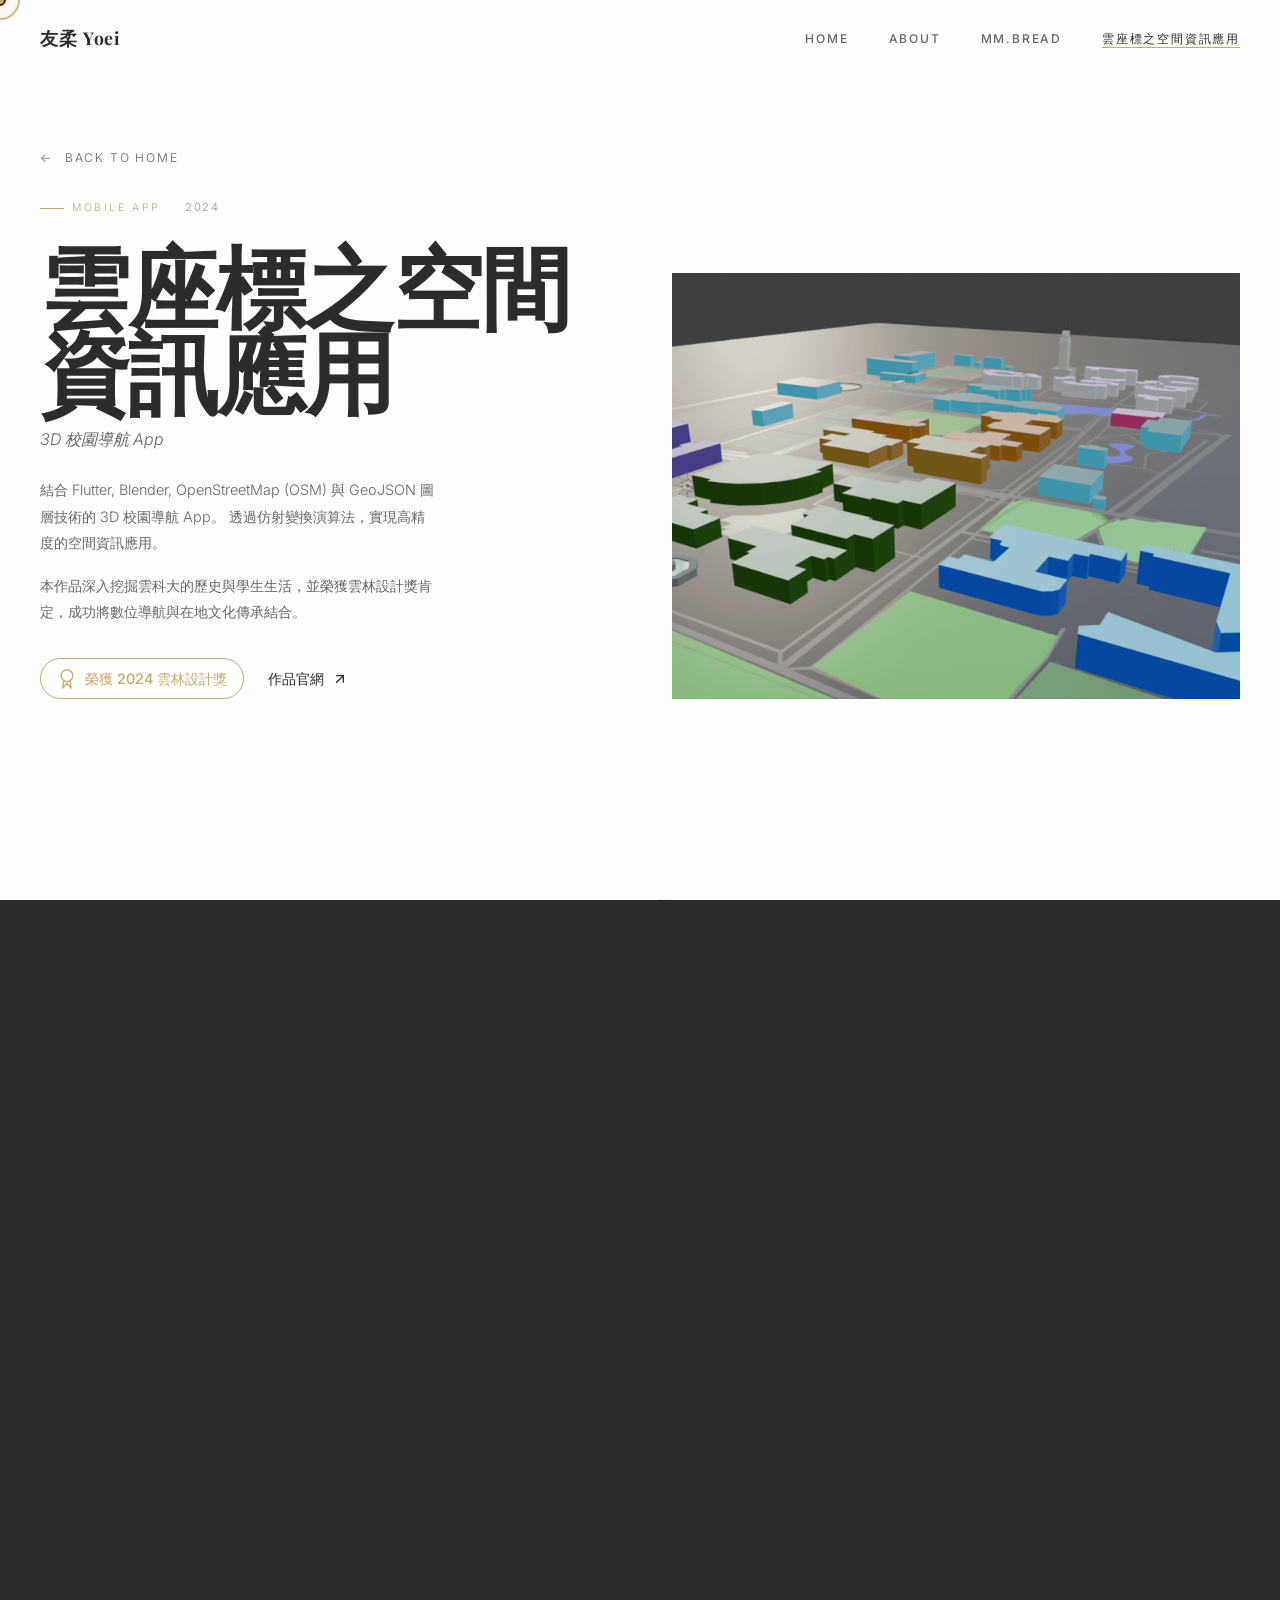
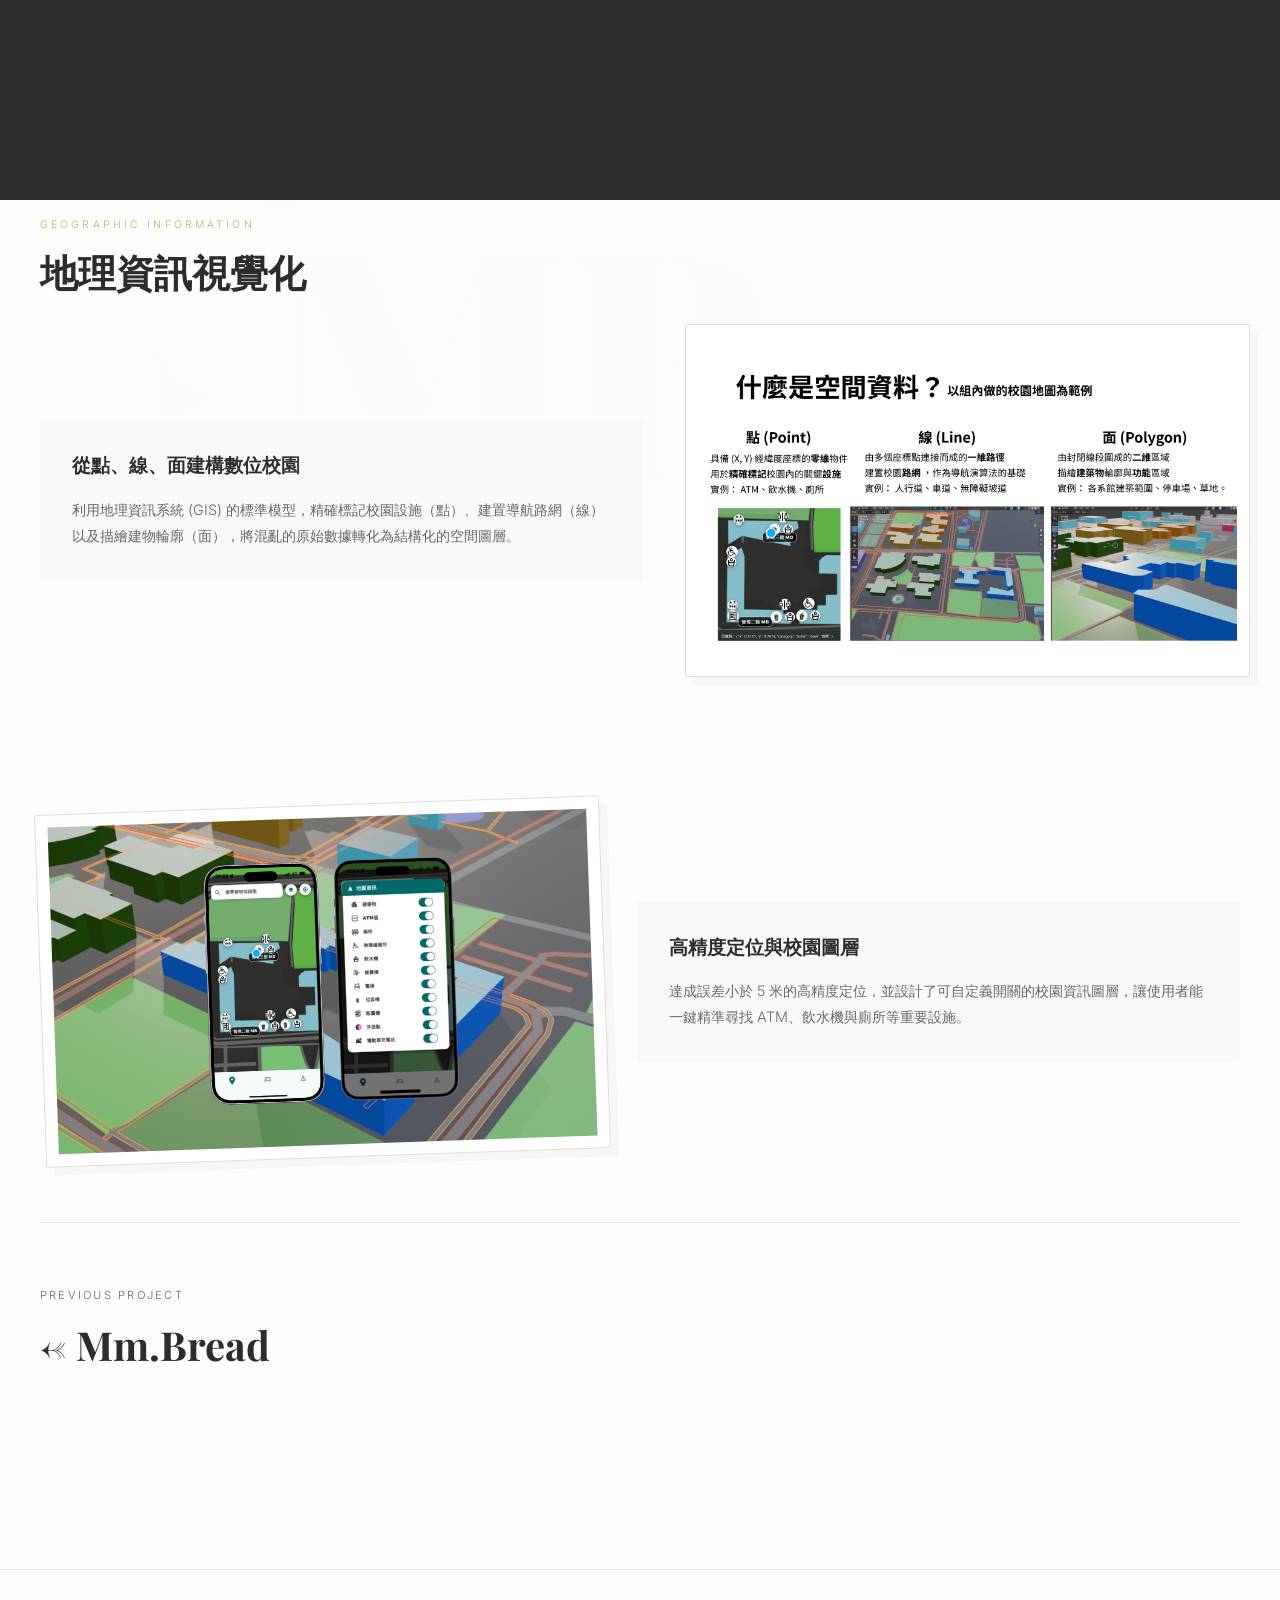
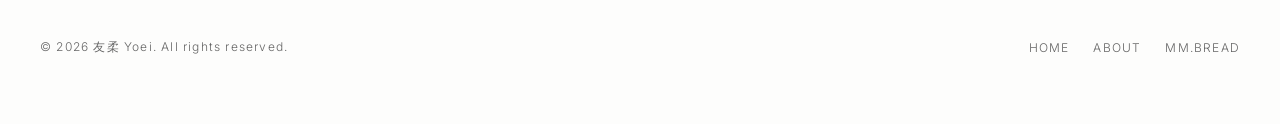
<file: docs/project-yomap.html>
<!DOCTYPE html>
<html lang="zh-TW">
<head>
  <meta charset="UTF-8" />
  <meta name="viewport" content="width=device-width, initial-scale=1.0" />
  <title>雲座標之空間資訊應用 — 友柔 Yoei Portfolio</title>
  <meta name="description" content="雲座標之空間資訊應用：3D 校園導航 App，使用 Flutter 與 Blender 開發。" />
  <link rel="stylesheet" href="style.css" />
  <link rel="stylesheet" href="project.css" />
  <link rel="preconnect" href="https://fonts.googleapis.com" />
  <link rel="preconnect" href="https://fonts.gstatic.com" crossorigin />
  <style>
    :root {
      --color-bg: #fdfdfc; /* 柔和的米白背景 */
      --color-surface: #f9f9f7; /* 區塊的背景色 */
      --color-ink: #2c2c2c; /* 更深、高對比的文字顏色 */
      --color-ink-muted: #666; /* 提高可讀性的輔助文字顏色 */
      --color-ink-light: #999; /* 標籤的淺色文字 */
      --color-border: #e9e9e9; /* 更細緻的邊框顏色 */
      --color-accent: #c8a96e; /* 維持原有的金色調 */
    }

    @media (max-width: 768px) {
      .asymmetric-row {
        flex-direction: column !important;
      }
      .asymmetric-row-right {
        flex-direction: column-reverse !important;
      }
    }
  </style>
</head>
<body>

  <!-- Custom Cursor -->
  <div class="cursor" aria-hidden="true"></div>
  <div class="cursor-follower" aria-hidden="true"></div>

  <!-- Page Loader -->
  <div class="page-loader" aria-hidden="true">
    <span class="loader-text">YoMap</span>
  </div>

  <!-- Page Transition -->
  <div class="page-transition slide-in" aria-hidden="true"></div>

  <!-- Navigation -->
  <nav class="nav" role="navigation" aria-label="Main navigation">
    <a href="index.html" class="nav-logo" aria-label="Yoei Home">友柔 Yoei</a>
    <ul class="nav-links">
      <li><a href="index.html">Home</a></li>
      <li><a href="about.html">About</a></li>
      <li><a href="project-mmbread.html">Mm.Bread</a></li>
      <li><a href="project-yomap.html">雲座標之空間資訊應用</a></li>
    </ul>
    <button class="nav-hamburger" aria-label="Toggle menu" aria-expanded="false">
      <span></span>
      <span></span>
      <span></span>
    </button>
  </nav>

  <!-- Mobile Overlay Menu -->
  <div class="nav-overlay" role="dialog" aria-label="Mobile menu">
    <ul class="nav-overlay-links">
      <li><a href="index.html">Home</a></li>
      <li><a href="about.html">About</a></li>
      <li><a href="project-mmbread.html">Mm.Bread</a></li>
      <li><a href="project-yomap.html">雲座標之空間資訊應用</a></li>
    </ul>
  </div>

  <main>

    <!-- ==============================
         PROJECT HERO
         ============================== -->
    <header class="project-hero" aria-labelledby="yomap-title">
      <div class="project-hero-left">
        <a href="index.html" class="back-link reveal">Back to Home</a>
        <div class="project-hero-meta reveal reveal-delay-1">
          <span class="project-hero-tag">Mobile App</span>
          <span class="project-hero-year">2024</span>
        </div>
        <h1 class="project-hero-title reveal reveal-delay-2" id="yomap-title">雲座標之空間資訊應用</h1>
        <p class="project-hero-subtitle reveal reveal-delay-3">3D 校園導航 App</p>
        <p class="project-hero-desc reveal reveal-delay-4">
          結合 Flutter, Blender, OpenStreetMap (OSM) 與 GeoJSON 圖層技術的 3D 校園導航 App。
          透過仿射變換演算法，實現高精度的空間資訊應用。
        </p>
        <p class="project-hero-desc reveal reveal-delay-5" style="margin-top: 1rem;">
          本作品深入挖掘雲科大的歷史與學生生活，並榮獲雲林設計獎肯定，成功將數位導航與在地文化傳承結合。
        </p>

        <div class="project-hero-award-row reveal reveal-delay-6" style="display: flex; align-items: center; gap: 1.5rem; margin-top: 2rem; flex-wrap: wrap;">
          <div style="display: flex; align-items: center; gap: 0.5rem; font-size: 0.9rem; color: #c8a96e; font-weight: 500; border: 1px solid #c8a96e; padding: 0.5rem 1rem; border-radius: 999px;">
            <svg xmlns="http://www.w3.org/2000/svg" width="20" height="20" viewBox="0 0 24 24" fill="none" stroke="currentColor" stroke-width="1.5" stroke-linecap="round" stroke-linejoin="round"><circle cx="12" cy="8" r="7"></circle><polyline points="8.21 13.89 7 23 12 17 17 23 15.79 13.88"></polyline></svg>
            <span>榮獲 2024 雲林設計獎</span>
          </div>
          <a href="https://yunbao-20.github.io/yomap/" target="_blank" rel="noopener noreferrer" style="
            display: inline-flex;
            align-items: center;
            gap: 0.5rem;
            text-decoration: none;
            color: var(--color-ink);
            font-size: 0.9rem;
            transition: color 0.3s ease;
          " onmouseenter="this.style.color='#c8a96e';" onmouseleave="this.style.color='var(--color-ink)';">
            <span>作品官網</span>
            <svg xmlns="http://www.w3.org/2000/svg" width="16" height="16" viewBox="0 0 24 24" fill="none" stroke="currentColor" stroke-width="2" stroke-linecap="round" stroke-linejoin="round"><line x1="7" y1="17" x2="17" y2="7"></line><polyline points="7 7 17 7 17 17"></polyline></svg>
          </a>
        </div>
      </div>

      <div class="img-wrap project-hero-image reveal-right">
        <img src="img/map_1.png" alt="YoMap App Hero Image" style="width:100%; height:100%; object-fit:cover;">
      </div>
    </header>

    <!-- ==============================
         PROJECT BODY
         ============================== -->
    <div class="project-body">

      <!-- Origin & Strategy -->
      <section class="project-section" aria-labelledby="yomap-overview">
        <div style="display: flex; flex-wrap: wrap; gap: 3rem; align-items: center;">
          <div style="flex: 1; min-width: 300px;">
            <div class="divider-short reveal"></div>
            <p class="project-section-label reveal">Origin &amp; Strategy</p>
            <h2 class="project-section-title reveal reveal-delay-1" id="yomap-overview">
              專案緣起與策略轉向
            </h2>
            <p class="project-section-body reveal reveal-delay-2">
              初始願景是打造 LBS 校園社交遊戲，但遭遇 GPS 室內遮蔽率 90% 與地圖隱私限制的現實挑戰。面對這些技術瓶頸，我們決定重新調整方向。
            </p>
            <p class="project-section-body reveal reveal-delay-3">
              專案策略從「上層遊戲開發」轉向「底層空間資料優化」。利用 geojson.io 自建校園路網，並透過<strong>仿射變換演算法</strong>解決座標偏移，確保真實世界與數位模型的精準對接。
            </p>
          </div>
          <div class="img-wrap polaroid-image focal-zoom reveal-right" style="flex: 1; min-width: 300px; aspect-ratio: 4/3; position: relative;">
            <img src="img/map_2.png" alt="專案緣起與策略轉向示意圖" style="width: 100%; height: 100%; object-fit: cover;" loading="lazy">
          </div>
        </div>
      </section>

      <!-- Data Highlight Breakthrough -->
      <section class="project-section" aria-labelledby="yomap-breakthrough">
        <ul class="achievement-list" aria-label="Project achievements">
          <li class="achievement-item reveal">
            <span class="achievement-num" style="visibility: hidden;">01</span>
            <div class="achievement-text achievement-number-bg" data-number="8.32 GB → MB">
              <strong>關鍵突破：輕量化空間資料庫</strong>
              <p>
                原始 3D 專案檔案高達 8.32 GB，導致行動端載入失敗；經優化轉向「輕量化空間資料庫」後，成功降至 MB 級別，實現 3 秒內閃電載入。
              </p>
            </div>
          </li>
        </ul>
      </section>

      <!-- Geographic Information Visualization -->
      <section class="project-section" aria-labelledby="yomap-geo-viz">
        <div class="divider-short reveal"></div>
        <p class="project-section-label reveal">Geographic Information</p>
        <h2 class="project-section-title reveal reveal-delay-1" id="yomap-geo-viz">
          地理資訊視覺化
        </h2>
        <div class="asymmetric-row asymmetric-row-right" style="display: flex; flex-wrap: wrap; gap: 2rem; align-items: center; margin-top: 2rem;">
          <div style="flex: 1; min-width: 250px; padding: 2rem; background: var(--color-surface); border-radius: 0.25rem;">
            <h3 style="margin-bottom: 1rem; color: var(--color-ink);">從點、線、面建構數位校園</h3>
            <p style="font-size: 0.9rem; line-height: 1.8; color: var(--color-ink-muted);">利用地理資訊系統 (GIS) 的標準模型，精確標記校園設施（點）、建置導航路網（線）以及描繪建物輪廓（面），將混亂的原始數據轉化為結構化的空間圖層。</p>
          </div>
          <div class="img-wrap polaroid-image focal-zoom reveal-right" style="flex: 1; min-width: 250px; aspect-ratio: 16/10; position: relative; transform: translateX(10px);">
            <div class="vertical-label">GEO_VISUALIZATION</div>
            <img src="img/map__.png" alt="地理資訊視覺化示意圖" style="width:100%; height:100%; object-fit:cover;" loading="lazy">
          </div>
        </div>
      </section>

      <!-- Asymmetric Features Layout -->
      <div class="project-asymmetric-grid reveal" style="display: flex; flex-direction: column; gap: 4rem; margin: 4rem 0;">
        
        <!-- Feature 1 -->
        <div class="asymmetric-row asymmetric-row-left" style="display: flex; flex-wrap: wrap; gap: 2rem; align-items: center;">
          <div class="img-wrap project-image-tall polaroid-image focal-zoom" style="flex: 1; min-width: 250px; aspect-ratio: 16/10; position: relative;">
            <div class="vertical-label">GEO_DATA_TRANSFORM</div>
            <img src="img/map_3.png" alt="GeoJSON Layer Optimization" style="width:100%; height:100%; object-fit:cover;" loading="lazy">
          </div>
          <div style="flex: 1; min-width: 250px; padding: 2rem; background: var(--color-surface); border-radius: 0.25rem;">
            <h3 style="margin-bottom: 1rem; color: var(--color-ink);">高精度定位與校園圖層</h3>
            <p style="font-size: 0.9rem; line-height: 1.8; color: var(--color-ink-muted);">達成誤差小於 5 米的高精度定位，並設計了可自定義開關的校園資訊圖層，讓使用者能一鍵精準尋找 ATM、飲水機與廁所等重要設施。</p>
          </div>
        </div>

        

      </div>

      <!-- Previous Project -->
      <section style="padding: 4rem 0; display:flex; justify-content:flex-start; align-items:center; border-top: 1px solid var(--color-border);" aria-label="Previous project">
        <a href="project-mmbread.html" style="
          display:flex; flex-direction:column; align-items:flex-start; gap:0.5rem;
          text-decoration:none; color:inherit;
        " class="reveal">
          <span style="font-size:0.7rem; letter-spacing:0.2em; text-transform:uppercase; color:var(--color-ink-muted);">Previous Project</span>
          <span style="font-family:var(--font-serif); font-size:clamp(1.5rem, 4vw, 2.5rem); font-weight:700; color:var(--color-ink);">← Mm.Bread</span>
        </a>
      </section>

    </div>
  </main>

  <!-- Footer -->
  <footer class="footer">
    <p class="footer-copy">© 2026 友柔 Yoei. All rights reserved.</p>
    <ul class="footer-links">
      <li><a href="index.html">Home</a></li>
      <li><a href="about.html">About</a></li>
      <li><a href="project-mmbread.html">Mm.Bread</a></li>
    </ul>
  </footer>

  <script src="main.js"></script>
</body>
</html>
</file>
<file: docs/style.css>
/* ============================================
   YOEI PORTFOLIO — Global Stylesheet
   Japanese Minimalist Magazine Style
   ============================================ */

/* --- Google Fonts Import --- */
@import url('https://fonts.googleapis.com/css2?family=Playfair+Display:ital,wght@0,400;0,700;0,900;1,400;1,700&family=Inter:wght@300;400;500;600&display=swap');

/* --- CSS Custom Properties (Design Tokens) --- */
:root {
  --color-bg: #ffffff;
  --color-surface: #f7f6f4;
  --color-ink: #1a1a1a;
  --color-ink-muted: #6b6b6b;
  --color-ink-light: #b0b0b0;
  --color-accent: #c8a96e;
  --color-border: #e8e5e0;

  --font-serif: 'Playfair Display', Georgia, serif;
  --font-sans: 'Inter', Helvetica, Arial, sans-serif;

  --spacing-xs: 0.5rem;
  --spacing-sm: 1rem;
  --spacing-md: 2rem;
  --spacing-lg: 4rem;
  --spacing-xl: 8rem;

  --transition-base: 0.4s cubic-bezier(0.25, 0.46, 0.45, 0.94);
  --transition-slow: 0.8s cubic-bezier(0.25, 0.46, 0.45, 0.94);
}

/* --- Reset & Base --- */
*, *::before, *::after {
  box-sizing: border-box;
  margin: 0;
  padding: 0;
}

html {
  scroll-behavior: smooth;
  font-size: 16px;
}

body {
  background-color: var(--color-bg);
  color: var(--color-ink);
  font-family: var(--font-sans);
  font-weight: 300;
  line-height: 1.6;
  overflow-x: hidden;
  cursor: none;
}

/* --- Custom Cursor --- */
.cursor {
  position: fixed;
  width: 12px;
  height: 12px;
  background: var(--color-accent);
  border: 2px solid var(--color-ink);
  border-radius: 50%;
  pointer-events: none;
  z-index: 9999;
  transform: translate(-50%, -50%);
  transition: transform 0.1s ease, width 0.3s ease, height 0.3s ease, background 0.3s ease, border-color 0.3s ease;
  box-shadow: 0 0 8px rgba(200, 169, 110, 0.5);
}

.cursor-follower {
  position: fixed;
  width: 40px;
  height: 40px;
  border: 2px solid var(--color-accent);
  border-radius: 50%;
  pointer-events: none;
  z-index: 9998;
  transform: translate(-50%, -50%);
  transition: transform 0.15s ease, width 0.3s ease, height 0.3s ease, opacity 0.3s ease, border-color 0.3s ease;
  opacity: 0.8;
  box-shadow: inset 0 0 6px rgba(200, 169, 110, 0.3);
}

.cursor.is-hover {
  width: 16px;
  height: 16px;
  background: var(--color-ink);
  border-color: var(--color-accent);
  box-shadow: 0 0 12px rgba(200, 169, 110, 0.8);
}

.cursor-follower.is-hover {
  width: 60px;
  height: 60px;
  border-color: var(--color-ink);
  box-shadow: inset 0 0 10px rgba(200, 169, 110, 0.5);
}

/* --- Page Loader --- */
.page-loader {
  position: fixed;
  inset: 0;
  background: var(--color-ink);
  z-index: 10000;
  display: flex;
  align-items: center;
  justify-content: center;
  transition: opacity 0.6s ease, visibility 0.6s ease;
}

.page-loader.is-hidden {
  opacity: 0;
  visibility: hidden;
}

.loader-text {
  font-family: var(--font-serif);
  font-size: clamp(1.5rem, 4vw, 2.5rem);
  color: var(--color-bg);
  letter-spacing: 0.2em;
  font-weight: 400;
}

/* --- Navigation --- */
.nav {
  position: fixed;
  top: 0;
  left: 0;
  right: 0;
  z-index: 1000;
  padding: 1.5rem 2.5rem;
  display: flex;
  align-items: center;
  justify-content: space-between;
  mix-blend-mode: normal;
}

.nav::after {
  content: '';
  position: absolute;
  inset: 0;
  background: rgba(255,255,255,0.9);
  backdrop-filter: blur(12px);
  z-index: -1;
  opacity: 0;
  transition: opacity 0.4s ease;
}

.nav.is-scrolled::after {
  opacity: 1;
}

.nav-logo {
  font-family: var(--font-serif);
  font-size: 1.1rem;
  font-weight: 700;
  color: var(--color-ink);
  text-decoration: none;
  letter-spacing: 0.05em;
}

.nav-links {
  display: flex;
  gap: 2.5rem;
  list-style: none;
}

.nav-links a {
  font-size: 0.75rem;
  font-weight: 500;
  letter-spacing: 0.15em;
  text-transform: uppercase;
  color: var(--color-ink-muted);
  text-decoration: none;
  position: relative;
  transition: color var(--transition-base);
}

.nav-links a::after {
  content: '';
  position: absolute;
  bottom: -2px;
  left: 0;
  width: 0;
  height: 1px;
  background: var(--color-accent);
  transition: width var(--transition-base);
}

.nav-links a:hover,
.nav-links a.is-active {
  color: var(--color-ink);
}

.nav-links a:hover::after,
.nav-links a.is-active::after {
  width: 100%;
}

/* Hamburger */
.nav-hamburger {
  display: none;
  flex-direction: column;
  gap: 5px;
  background: none;
  border: none;
  cursor: none;
  padding: 4px;
}

.nav-hamburger span {
  display: block;
  width: 24px;
  height: 1px;
  background: var(--color-ink);
  transition: var(--transition-base);
  transform-origin: center;
}

.nav-hamburger.is-open span:nth-child(1) {
  transform: translateY(6px) rotate(45deg);
}
.nav-hamburger.is-open span:nth-child(2) {
  opacity: 0;
}
.nav-hamburger.is-open span:nth-child(3) {
  transform: translateY(-6px) rotate(-45deg);
}

/* Mobile menu overlay */
.nav-overlay {
  position: fixed;
  inset: 0;
  background: var(--color-ink);
  z-index: 900;
  display: flex;
  align-items: center;
  justify-content: center;
  opacity: 0;
  visibility: hidden;
  transition: opacity 0.5s ease, visibility 0.5s ease;
}

.nav-overlay.is-open {
  opacity: 1;
  visibility: visible;
}

.nav-overlay-links {
  list-style: none;
  text-align: center;
}

.nav-overlay-links li {
  overflow: hidden;
  margin-bottom: 1rem;
}

.nav-overlay-links a {
  font-family: var(--font-serif);
  font-size: clamp(2.5rem, 8vw, 5rem);
  font-weight: 700;
  color: var(--color-bg);
  text-decoration: none;
  display: block;
  transform: translateY(100%);
  transition: transform 0.5s cubic-bezier(0.23, 1, 0.32, 1), color 0.3s ease;
}

.nav-overlay.is-open .nav-overlay-links a {
  transform: translateY(0);
}

.nav-overlay-links a:hover {
  color: var(--color-accent);
}

/* Stagger overlay links */
.nav-overlay-links li:nth-child(1) a { transition-delay: 0.05s; }
.nav-overlay-links li:nth-child(2) a { transition-delay: 0.1s; }
.nav-overlay-links li:nth-child(3) a { transition-delay: 0.15s; }
.nav-overlay-links li:nth-child(4) a { transition-delay: 0.2s; }

/* --- Scroll Reveal Animations --- */
.reveal {
  opacity: 0;
  transform: translateY(40px);
  transition: opacity var(--transition-slow), transform var(--transition-slow);
}

.reveal.is-visible {
  opacity: 1;
  transform: translateY(0);
}

.reveal-left {
  opacity: 0;
  transform: translateX(-40px);
  transition: opacity var(--transition-slow), transform var(--transition-slow);
}

.reveal-left.is-visible {
  opacity: 1;
  transform: translateX(0);
}

.reveal-right {
  opacity: 0;
  transform: translateX(40px);
  transition: opacity var(--transition-slow), transform var(--transition-slow);
}

.reveal-right.is-visible {
  opacity: 1;
  transform: translateX(0);
}

/* Stagger delays */
.reveal-delay-1 { transition-delay: 0.1s; }
.reveal-delay-2 { transition-delay: 0.2s; }
.reveal-delay-3 { transition-delay: 0.3s; }
.reveal-delay-4 { transition-delay: 0.4s; }
.reveal-delay-5 { transition-delay: 0.5s; }

/* --- Page Transition --- */
.page-transition {
  position: fixed;
  inset: 0;
  background: var(--color-ink);
  z-index: 9000;
  transform: translateY(100%);
  transition: transform 0.6s cubic-bezier(0.86, 0, 0.07, 1);
}

.page-transition.slide-in {
  transform: translateY(0);
}

.page-transition.slide-out {
  transform: translateY(-100%);
}

/* --- Horizontal Rule / Divider --- */
.divider {
  width: 100%;
  height: 1px;
  background: var(--color-border);
  margin: var(--spacing-lg) 0;
}

.divider-short {
  width: 3rem;
  height: 1px;
  background: var(--color-accent);
  margin-bottom: var(--spacing-md);
}

/* --- Image Container with Hover Effect --- */
.img-wrap {
  overflow: hidden;
  position: relative;
}

.img-wrap img {
  width: 100%;
  height: 100%;
  object-fit: cover;
  transition: transform 0.7s cubic-bezier(0.25, 0.46, 0.45, 0.94);
  display: block;
}

.img-wrap:hover img {
  transform: scale(1.04);
}

/* --- Footer --- */
.footer {
  padding: var(--spacing-lg) 2.5rem;
  border-top: 1px solid var(--color-border);
  display: flex;
  align-items: center;
  justify-content: space-between;
  flex-wrap: wrap;
  gap: 1rem;
}

.footer-copy {
  font-size: 0.75rem;
  color: var(--color-ink-muted);
  letter-spacing: 0.1em;
}

.footer-links {
  display: flex;
  gap: 1.5rem;
  list-style: none;
}

.footer-links a {
  font-size: 0.75rem;
  letter-spacing: 0.1em;
  text-transform: uppercase;
  color: var(--color-ink-muted);
  text-decoration: none;
  transition: color var(--transition-base);
}

.footer-links a:hover {
  color: var(--color-ink);
}

/* ============================================
   HOME PAGE
   ============================================ */

.home-hero {
  min-height: 70vh;
  padding: 0 2.5rem;
  display: grid;
  grid-template-columns: 1fr 1fr;
  align-items: center;
  padding-top: 2rem;
  padding-bottom: 0.2rem;
  position: relative;
  overflow: hidden;
}

.hero-bg-text {
  position: absolute;
  top: 50%;
  right: -5%;
  transform: translateY(-50%);
  font-family: var(--font-serif);
  font-size: clamp(8rem, 20vw, 18rem);
  font-weight: 900;
  color: transparent;
  -webkit-text-stroke: 1px var(--color-border);
  line-height: 1;
  pointer-events: none;
  user-select: none;
  letter-spacing: -0.05em;
}

.hero-left {
  align-self: end;
  padding-bottom: 2rem;
}

.hero-label {
  font-size: 0.7rem;
  letter-spacing: 0.3em;
  text-transform: uppercase;
  color: var(--color-ink-muted);
  margin-bottom: 1.5rem;
  display: flex;
  align-items: center;
  gap: 0.75rem;
}

.hero-label::before {
  content: '';
  display: inline-block;
  width: 2rem;
  height: 1px;
  background: var(--color-accent);
}

.hero-name {
  font-family: var(--font-serif);
  font-size: clamp(4rem, 10vw, 9rem);
  font-weight: 900;
  line-height: 0.9;
  letter-spacing: -0.02em;
  color: var(--color-ink);
  margin-bottom: 1.5rem;
  z-index: 2;
  position: relative;
}

.hero-name span {
  display: block;
  font-size: clamp(1.5rem, 4vw, 3rem);
  font-weight: 400;
  font-style: italic;
  color: var(--color-ink-muted);
  letter-spacing: 0.05em;
  margin-top: 0.5rem;
}

.hero-tagline {
  font-size: 1.1rem;
  color: var(--color-ink-muted);
  max-width: 36ch;
  line-height: 1.8;
  border-left: 2px solid var(--color-accent);
  padding-left: 1.25rem;
}

.hero-image-block {
  width: 80%;
  max-width: 600px;
  aspect-ratio: 16/9;
  border-radius: 4px;
  position: relative;
}

.image-tag-overlay {
  position: absolute;
  bottom: 20%;
  left: -20px;
  writing-mode: vertical-rl;
  font-size: 0.6rem;
  color: var(--color-accent);
  letter-spacing: 0.3em;
  opacity: 0.8;
}

.hero-right {
  display: flex;
  flex-direction: column;
  align-items: flex-end;
  gap: 2rem;
}

.hero-portrait {
  width: 100%;
  height: 100%;
  object-fit: cover;
  display: block;
}

.hero-scroll-hint {
  display: flex;
  align-items: center;
  gap: 0.75rem;
  font-size: 0.7rem;
  letter-spacing: 0.2em;
  text-transform: uppercase;
  color: var(--color-ink-muted);
  margin-top: -1rem;
}

.scroll-line {
  width: 3rem;
  height: 1px;
  background: var(--color-ink-muted);
  position: relative;
  overflow: hidden;
}

.scroll-line::after {
  content: '';
  position: absolute;
  top: 0;
  left: -100%;
  width: 100%;
  height: 100%;
  background: var(--color-ink);
  animation: scroll-hint 2s infinite;
}

@keyframes scroll-hint {
  0% { left: -100%; }
  100% { left: 100%; }
}

/* --- Carousel Section --- */
.carousel-section {
  padding: 4rem 0;
  overflow: hidden;
  background: var(--color-bg);
}

.carousel-container {
  width: 100%;
  overflow: hidden;
}

.carousel-track {
  display: flex;
  gap: 10px;
  animation: carousel-slide 8s linear infinite;
  will-change: transform;
}

.carousel-item {
  flex-shrink: 0;
  width: 250px;
  height: 200px;
  border-radius: 8px;
  overflow: hidden;
  background: var(--color-surface);
}

.carousel-item img {
  width: 100%;
  height: 100%;
  object-fit: cover;
  display: block;
}

@keyframes carousel-slide {
  0% {
    transform: translateX(0);
  }
  100% {
    transform: translateX(calc(-100% - 10px));
  }
}

/* --- Home Projects Section --- */
.home-projects {
  padding: var(--spacing-xl) 2.5rem;
}

.section-header {
  display: flex;
  align-items: baseline;
  justify-content: space-between;
  margin-bottom: var(--spacing-lg);
}

.section-number {
  font-family: var(--font-serif);
  font-size: 0.75rem;
  color: var(--color-ink-light);
  letter-spacing: 0.1em;
}

.section-title {
  font-family: var(--font-serif);
  font-size: clamp(2rem, 5vw, 3.5rem);
  font-weight: 700;
  color: var(--color-ink);
  line-height: 1.1;
}

.section-link {
  font-size: 0.75rem;
  letter-spacing: 0.15em;
  text-transform: uppercase;
  color: var(--color-ink-muted);
  text-decoration: none;
  display: flex;
  align-items: center;
  gap: 0.5rem;
  transition: color var(--transition-base);
}

.section-link::after {
  content: '→';
  transition: transform var(--transition-base);
}

.section-link:hover {
  color: var(--color-ink);
}

.section-link:hover::after {
  transform: translateX(4px);
}

.project-grid {
  display: grid;
  grid-template-columns: 1fr 1fr;
  gap: 3rem 2rem;
}

.project-card {
  text-decoration: none;
  color: inherit;
  display: block;
}

.project-card-img {
  aspect-ratio: 4/3;
  background: var(--color-surface);
  margin-bottom: 1.25rem;
}

.project-card-meta {
  display: flex;
  align-items: center;
  gap: 1rem;
  margin-bottom: 0.5rem;
}

.project-card-tag {
  font-size: 0.65rem;
  letter-spacing: 0.2em;
  text-transform: uppercase;
  color: var(--color-accent);
}

.project-card-year {
  font-size: 0.65rem;
  letter-spacing: 0.1em;
  color: var(--color-ink-light);
}

.project-card-title {
  font-family: var(--font-serif);
  font-size: clamp(1.2rem, 2.5vw, 1.75rem);
  font-weight: 700;
  color: var(--color-ink);
  margin-bottom: 0.5rem;
  transition: color var(--transition-base);
  line-height: 1.2;
}

.project-card:hover .project-card-title {
  color: var(--color-ink-muted);
}

.project-card-desc {
  font-size: 0.875rem;
  color: var(--color-ink-muted);
  line-height: 1.7;
}

/* --- Home Quote Section --- */
.home-quote {
  padding: var(--spacing-xl) 2.5rem;
  background: var(--color-ink);
  color: var(--color-bg);
  display: grid;
  grid-template-columns: 1fr 2fr;
  gap: var(--spacing-lg);
  align-items: center;
}

.quote-label {
  font-size: 0.7rem;
  letter-spacing: 0.25em;
  text-transform: uppercase;
  color: var(--color-accent);
}

.quote-text {
  font-family: var(--font-serif);
  font-size: clamp(1.5rem, 3.5vw, 2.75rem);
  font-weight: 400;
  font-style: italic;
  line-height: 1.4;
  color: var(--color-bg);
}

.quote-text em {
  font-style: normal;
  color: var(--color-accent);
}

/* ============================================
   ABOUT PAGE
   ============================================ */

/* ============================================
   PROJECT PAGES
   ============================================ */

/* --- Image placeholder styling --- */
.img-placeholder {
  width: 100%;
  height: 100%;
  background: var(--color-surface);
  display: flex;
  flex-direction: column;
  align-items: center;
  justify-content: center;
  gap: 0.5rem;
  color: var(--color-ink-light);
  font-size: 0.7rem;
  letter-spacing: 0.15em;
  text-transform: uppercase;
  border: 1px dashed var(--color-border);
}

.img-placeholder svg {
  width: 2rem;
  height: 2rem;
  stroke: var(--color-ink-light);
  fill: none;
}

/* ============================================
   RESPONSIVE
   ============================================ */

@media (max-width: 1024px) {
  .project-grid {
    grid-template-columns: 1fr;
    max-width: 600px;
    gap: 2rem;
  }

  .section-title {
    font-size: 1.75rem; /* 28px */
  }
  .project-card-title {
    font-size: 1rem; /* 16px */
  }

  .home-quote {
    grid-template-columns: 1fr;
    gap: 1.5rem;
  }

  .skills-grid {
    grid-template-columns: repeat(2, 1fr);
  }
}

@media (max-width: 768px) {
  .nav-links { display: none; }
  .nav-hamburger { display: flex; }

  .cursor, .cursor-follower { display: none; }
  body { cursor: auto; }

  /* 效能優化：手機版移除導覽列模糊效果，改用實色背景 */
  .nav::after {
    backdrop-filter: none;
    background: rgba(255, 255, 255, 0.98);
  }

  /* 效能優化：手機版縮短動畫延遲，加速內容顯示 */
  .reveal-delay-1, .reveal-delay-2, .reveal-delay-3, .reveal-delay-4, .reveal-delay-5, .reveal-delay-6 {
    transition-delay: 0.1s !important;
  }

  /* 修正1：手機版選單標題優化 */
  .nav-overlay-links a {
    font-size: 1.6rem !important; 
    white-space: normal !important; 
    line-height: 1.4 !important; 
    display: block !important;
    padding: 0.8rem 1.5rem !important; 
    text-align: left;
    word-break: break-all;
  }

  /* 修正2：學歷卡片翻轉重疊問題修正 */
  .education-item {
    height: auto !important; /* 關鍵：解除固定高度，讓容器隨內容撐開 */
    min-height: 280px;
    margin-bottom: 3rem !important; /* 增加卡片下方的間距 */
  }

  .education-inner {
    position: relative;
    width: 100%;
    height: 100%;
  }

  .education-front, .education-back {
    position: relative; /* 正面改為 relative 撐開父層高度 */
    width: 100%;
    padding: 2.5rem 1.5rem !important;
  }

  .education-back {
    position: absolute; /* 背面絕對定位與正面重疊 */
    top: 0;
    left: 0;
    height: 100%;
    transform: rotateY(180deg);
  }

  .home-hero {
    grid-template-columns: 1fr;
    padding-top: 7rem;
    min-height: auto;
  }

  .hero-right {
    align-items: flex-start;
    order: -1;
  }

  /* 修正3：照片容器比例修正 */
  .hero-image-block, .project-card-img, .img-wrap {
    width: 90% !important;
    aspect-ratio: auto !important; 
    height: auto !important;
    margin: 0 auto 2rem;
    overflow: visible !important;
  }

  .hero-portrait, .project-card-img img, .img-wrap img {
    object-fit: contain !important; 
    width: 100% !important;
    height: auto !important;
    display: block;
  }

  .hero-bg-text {
    display: none;
  }

  .hero-name {
    font-size: 2.5rem; 
  }

  .about-hero {
    grid-template-columns: 1fr;
    padding-top: 8rem;
  }

  .about-magazine, .about-magazine.is-reversed {
    grid-template-columns: 1fr;
  }

  .about-magazine.is-reversed .about-mag-text,
  .about-magazine.is-reversed .about-mag-image {
    order: unset;
  }

  .project-hero {
    grid-template-columns: 1fr;
    padding-top: 8rem;
  }

  .project-two-col {
    grid-template-columns: 1fr;
  }

  .skills-grid {
    grid-template-columns: 1fr 1fr;
  }

  .footer {
    flex-direction: column;
    text-align: center;
  }

  .section-header {
    flex-direction: column;
    gap: 0.5rem;
  }
}

@media (max-width: 480px) {
  .nav { padding: 1.25rem 1.5rem; }
  .home-hero, .about-hero, .project-hero { padding-left: 1.5rem; padding-right: 1.5rem; }
  .home-projects, .about-body, .about-skills, .project-body { padding-left: 1.5rem; padding-right: 1.5rem; }
  .home-quote { padding: var(--spacing-lg) 1.5rem; }
  .footer { padding: var(--spacing-md) 1.5rem; }
  .skills-grid { grid-template-columns: 1fr; }
}
</file>
<file: docs/about.css>
/* ============================================
   ABOUT PAGE STYLESHEET
   ============================================ */

/* Section Headers */
.about-section {
  margin-bottom: var(--spacing-xl);
}

.section-header-simple {
  margin-bottom: var(--spacing-lg);
}

.section-label {
  font-size: 0.65rem;
  letter-spacing: 0.3em;
  text-transform: uppercase;
  color: var(--color-accent);
  margin-bottom: 0.75rem;
}

.section-heading {
  font-family: var(--font-serif);
  font-size: clamp(2rem, 4vw, 3rem);
  font-weight: 700;
  color: var(--color-ink);
  line-height: 1.1;
}

/* ============ EDUCATION TIMELINE ============ */
.education-timeline {
  display: grid;
  grid-template-columns: 1fr 1fr;
  gap: 2rem;
}

.education-item {
  position: relative;
}

/* Desktop: Show front side with description below */
@media (min-width: 769px) {
  .education-item {
    perspective: none;
  }

  .education-front {
    display: grid;
    grid-template-columns: auto 1fr;
    gap: 1.5rem;
    padding: 1.5rem;
    background: var(--color-surface);
    border-radius: 8px;
    border-left: 3px solid var(--color-accent);
    margin-bottom: 1.5rem;
  }

  .education-back {
    display: block;
    padding: 1.5rem;
    background: transparent;
    border: none;
    border-radius: 0;
  }

  /* Hide flip hint on desktop */
  .education-flip-hint {
    display: none;
  }
}

/* Mobile: Show card flip animation */
@media (max-width: 768px) {
  .education-item {
    position: relative;
    width: 100%;
    height: 250px;
    cursor: pointer;
    transform-style: preserve-3d;
    transition: transform 0.6s cubic-bezier(0.68, -0.55, 0.265, 1.55);
  }

  .education-item.flipped {
    transform: rotateY(180deg);
  }

  .education-front,
  .education-back {
    position: absolute;
    width: 100%;
    height: 100%;
    backface-visibility: hidden;
    display: flex;
    flex-direction: column;
    padding: 1.5rem;
    background: var(--color-surface);
    border-radius: 8px;
    border-left: 3px solid var(--color-accent);
  }

  .education-front {
    display: grid;
    grid-template-columns: auto 1fr;
    gap: 1.5rem;
    position: relative; /* For hint positioning */
  }

  /* Show flip hint on mobile */
  .education-flip-hint {
    display: block;
    position: absolute;
    bottom: 1rem;
    right: 1rem;
    font-size: 0.7rem;
    opacity: 0.5;
    pointer-events: none;
  }

  .education-back {
    transform: rotateY(180deg);
    justify-content: center;
    align-items: center;
  }

  .education-description {
    font-size: 0.85rem;
    line-height: 1.6;
    color: var(--color-ink-muted);
    text-align: center;
  }
}

/* Common desktop front side styles */
.education-badge {
  display: flex;
  align-items: center;
  justify-content: center;
  width: 50px;
  height: 50px;
  background: var(--color-ink);
  color: var(--color-bg);
  border-radius: 50%;
  font-size: 0.7rem;
  font-weight: 600;
  letter-spacing: 0.05em;
  text-align: center;
  line-height: 1.2;
  flex-shrink: 0;
}

.education-content {
  display: flex;
  flex-direction: column;
  justify-content: center;
}

.education-school {
  font-family: var(--font-serif);
  font-size: 1.1rem;
  font-weight: 600;
  color: var(--color-ink);
  margin-bottom: 0.25rem;
}

.education-major {
  font-size: 0.9rem;
  color: var(--color-accent);
  margin-bottom: 0.5rem;
}

.education-year {
  font-size: 0.8rem;
  color: var(--color-ink-muted);
  letter-spacing: 0.05em;
}

.education-description {
  font-size: 0.9rem;
  line-height: 1.7;
  color: var(--color-ink);
}

/* ============ PROJECTS SHOWCASE ============ */
.projects-showcase {
  display: grid;
  grid-template-columns: 1fr;
  gap: 2.5rem;
}

.project-showcase-card {
  padding: 2rem;
  background: var(--color-surface);
  border-radius: 8px;
  border-top: 4px solid var(--color-accent);
  transition: transform 0.3s ease, box-shadow 0.3s ease;
}

.project-showcase-card:hover {
  transform: translateY(-4px);
  box-shadow: 0 12px 24px rgba(0, 0, 0, 0.08);
}

.project-showcase-content {
  display: grid;
  grid-template-columns: 1.2fr 1fr;
  gap: 2.5rem;
  align-items: center;
}

.project-showcase-text {
  display: flex;
  flex-direction: column;
  gap: 1rem;
}

.project-showcase-image {
  width: 70%;
  margin-left: auto;
  aspect-ratio: 1120 / 1097;
  background: var(--color-border);
  border-radius: 8px;
  overflow: hidden;
  display: flex;
  align-items: center;
  justify-content: center;
}

.project-showcase-image,
.experience-image {
  background-color: var(--color-surface);
}

.project-showcase-image img {
  width: 100%;
  height: 100%;
  object-fit: cover;
}

.project-showcase-header {
  margin-bottom: 0.5rem;
}

.project-showcase-title {
  font-family: var(--font-serif);
  font-size: 1.5rem;
  font-weight: 700;
  color: var(--color-ink);
  margin-bottom: 0.75rem;
}

.project-showcase-tags {
  display: flex;
  flex-wrap: wrap;
  gap: 0.75rem;
}

.showcase-tag {
  font-size: 0.7rem;
  letter-spacing: 0.1em;
  padding: 0.4rem 0.85rem;
  background: var(--color-ink);
  color: var(--color-bg);
  border-radius: 20px;
}

.project-showcase-desc {
  font-size: 0.95rem;
  line-height: 1.8;
  color: var(--color-ink-muted);
  margin-bottom: 1.25rem;
}

.project-showcase-details {
  margin: 1.5rem 0;
  padding: 1.25rem;
  background: rgba(200, 169, 110, 0.08);
  border-left: 2px solid var(--color-accent);
  border-radius: 4px;
}

.project-showcase-details p {
  font-size: 0.85rem;
  color: var(--color-ink-muted);
  margin-bottom: 0.5rem;
  line-height: 1.6;
}

.project-showcase-details p:last-child {
  margin-bottom: 0;
}

.project-showcase-details strong {
  color: var(--color-ink);
}

.showcase-btn {
  display: inline-flex;
  align-items: center;
  gap: 0.4rem;
  padding: 0.55rem 0.95rem;
  background: var(--color-ink);
  color: var(--color-bg);
  font-size: 0.7rem;
  letter-spacing: 0.15em;
  text-transform: uppercase;
  text-decoration: none;
  border-radius: 4px;
  transition: background 0.3s ease, transform 0.3s ease;
  cursor: pointer;
  font-weight: 500;
  width: fit-content;
}

.showcase-btn:hover {
  background: var(--color-accent);
  transform: translateX(4px);
}

/* ============ EXPERIENCE CARD ============ */
.experience-card {
  padding: 2rem;
  background: var(--color-surface);
  border-radius: 8px;
  border-left: 4px solid var(--color-accent);
}

.experience-content {
  display: grid;
  grid-template-columns: 1.2fr 1fr;
  gap: 2.5rem;
  align-items: center;
}

.experience-text {
  display: flex;
  flex-direction: column;
  gap: 1rem;
}

.experience-image {
  width: 90%;
  height: 450px;
  margin-left: auto;
  background: var(--color-border);
  border-radius: 8px;
  overflow: hidden;
  display: flex;
  align-items: center;
  justify-content: center;
}

.experience-image img {
  width: 100%;
  height: 100%;
  object-fit: cover;
}

.experience-header {
  margin-bottom: 1.25rem;
}

.experience-title {
  font-family: var(--font-serif);
  font-size: 1.25rem;
  font-weight: 600;
  color: var(--color-ink);
  margin-bottom: 0.5rem;
}

.experience-period {
  font-size: 0.8rem;
  letter-spacing: 0.1em;
  color: var(--color-accent);
  text-transform: uppercase;
}

.experience-desc {
  font-size: 0.95rem;
  line-height: 1.8;
  color: var(--color-ink-muted);
  margin-bottom: 1rem;
}

.experience-tags {
  display: flex;
  flex-wrap: wrap;
  gap: 0.5rem;
  margin-top: 1.25rem;
}

/* ============ ORIGINAL ABOUT STYLES ============ */
.about-hero {
  min-height: 60vh;
  padding: 10rem 2.5rem 5rem;
  display: grid;
  grid-template-columns: 1fr 1fr;
  gap: var(--spacing-lg);
  align-items: end;
}

.about-hero-label {
  font-size: 0.7rem;
  letter-spacing: 0.25em;
  text-transform: uppercase;
  color: var(--color-ink-muted);
  margin-bottom: 1.5rem;
  display: flex;
  align-items: center;
  gap: 0.75rem;
}

.about-hero-label::before {
  content: '';
  display: inline-block;
  width: 2rem;
  height: 1px;
  background: var(--color-accent);
}

.about-hero-title {
  font-family: var(--font-serif);
  font-size: clamp(3rem, 8vw, 7rem);
  font-weight: 900;
  line-height: 0.95;
  letter-spacing: -0.02em;
}

.about-hero-right {
  padding-bottom: 0.5rem;
}

.about-hero-intro {
  font-size: 1.1rem;
  line-height: 1.85;
  color: var(--color-ink-muted);
  border-left: 2px solid var(--color-accent);
  padding-left: 1.5rem;
}

/* About Body */
.about-body {
  padding: var(--spacing-lg) 2.5rem;
}

/* Education & Experience tags */
.about-tags {
  display: flex;
  flex-wrap: wrap;
  gap: 0.5rem;
  margin-top: 1rem;
}

.about-tag {
  font-size: 0.7rem;
  letter-spacing: 0.1em;
  padding: 0.35rem 0.85rem;
  border: 1px solid var(--color-border);
  color: var(--color-ink-muted);
}

/* Skills grid */
.about-skills {
  padding: var(--spacing-lg) 2.5rem;
  background: var(--color-surface);
}

.skills-grid {
  display: grid;
  grid-template-columns: repeat(3, 1fr);
  gap: 2rem;
  margin-top: var(--spacing-md);
}

.skill-name {
  font-size: 0.8rem;
  font-weight: 500;
  letter-spacing: 0.1em;
  color: var(--color-ink);
  margin-bottom: 0.5rem;
}

.skill-bar {
  width: 100%;
  height: 1px;
  background: var(--color-border);
  position: relative;
}

.skill-bar-fill {
  position: absolute;
  top: 0;
  left: 0;
  height: 100%;
  background: var(--color-ink);
  width: 0;
  transition: width 1.2s cubic-bezier(0.25, 0.46, 0.45, 0.94);
}

/* Responsive */
@media (max-width: 1024px) {
  .education-timeline {
    grid-template-columns: 1fr;
  }

  /* 效能優化：手機版移除耗能的 hover 陰影效果 */
  .project-showcase-card:hover {
    transform: none;
    box-shadow: none;
  }

  /* 手機版圖片顯示優化 */
  .project-showcase-image img, .experience-image img {
    object-fit: contain;
    max-height: 60vh;
  }

  .skills-grid {
    grid-template-columns: repeat(2, 1fr);
  }
}

@media (max-width: 768px) {
  .about-hero {
    grid-template-columns: 1fr;
    padding-top: 8rem;
  }

  .education-timeline {
    grid-template-columns: 1fr;
  }

  .education-item {
    height: 250px;
  }

  .project-showcase-card {
    padding: 1.5rem;
  }

  .project-showcase-content {
    grid-template-columns: 1fr;
    gap: 1.5rem;
  }

  .project-showcase-image {
    width: 100%;
    height: auto;
    aspect-ratio: auto;
  }

  .project-showcase-title {
    font-size: 1.25rem;
  }

  .experience-card {
    padding: 1.5rem;
  }

  .experience-content {
    grid-template-columns: 1fr;
    gap: 1.5rem;
  }

  .experience-image {
    width: 100%;
    height: auto;
    aspect-ratio: auto;
  }

  .skills-grid {
    grid-template-columns: 1fr 1fr;
  }
}

@media (max-width: 480px) {
  .about-hero, .about-body, .about-skills {
    padding-left: 1.5rem;
    padding-right: 1.5rem;
  }

  .section-heading {
    font-size: clamp(1.5rem, 3vw, 2rem);
  }

  .education-item {
    padding: 1rem;
    gap: 1rem;
  }

  .education-badge {
    width: 45px;
    height: 45px;
    font-size: 0.65rem;
  }

  .education-school {
    font-size: 1rem;
  }

  .project-showcase-card {
    padding: 1.25rem;
  }

  .project-showcase-content {
    grid-template-columns: 1fr;
    gap: 1rem;
  }

  .project-showcase-image {
    aspect-ratio: 2245 / 2194;
  }

  .project-showcase-title {
    font-size: 1.1rem;
  }

  .showcase-tag {
    font-size: 0.65rem;
    padding: 0.35rem 0.7rem;
  }

  .project-showcase-desc {
    font-size: 0.9rem;
  }

  .project-showcase-details {
    padding: 1rem;
  }

  .project-showcase-details p {
    font-size: 0.8rem;
  }

  .showcase-btn {
    padding: 0.65rem 1.25rem;
    font-size: 0.7rem;
  }

  .experience-card {
    padding: 1.25rem;
  }

  .experience-content {
    grid-template-columns: 1fr;
    gap: 1rem;
  }

  .experience-image {
    aspect-ratio: 1120 / 1097;
  }

  .experience-title {
    font-size: 1.1rem;
  }

  .experience-desc {
    font-size: 0.9rem;
  }

  .skills-grid {
    grid-template-columns: 1fr;
  }
}
</file>
<file: docs/project.css>
/* ============================================
   PROJECT PAGES STYLESHEET
   ============================================ */

.project-hero {
  min-height: 70vh;
  padding: 9rem 2.5rem 5rem;
  display: grid;
  grid-template-columns: 1fr 1fr;
  gap: 4rem;
  align-items: end;
}

.project-hero-meta {
  display: flex;
  align-items: center;
  gap: 1.5rem;
  margin-bottom: 1.5rem;
}

.project-hero-tag {
  font-size: 0.65rem;
  letter-spacing: 0.25em;
  text-transform: uppercase;
  color: var(--color-accent);
  display: flex;
  align-items: center;
  gap: 0.5rem;
}

.project-hero-tag::before {
  content: '';
  display: inline-block;
  width: 1.5rem;
  height: 1px;
  background: var(--color-accent);
}

.project-hero-year {
  font-size: 0.7rem;
  letter-spacing: 0.15em;
  color: var(--color-ink-light);
}

.project-hero-title {
  font-family: var(--font-serif);
  font-size: clamp(2.5rem, 7vw, 6rem);
  font-weight: 900;
  line-height: 0.95;
  letter-spacing: -0.02em;
  color: var(--color-ink);
  margin-bottom: 1rem;
}

.project-hero-subtitle {
  font-size: 1rem;
  color: var(--color-ink-muted);
  font-style: italic;
  margin-bottom: 1.5rem;
}

.project-hero-desc {
  font-size: 0.9rem;
  line-height: 1.85;
  color: var(--color-ink-muted);
  max-width: 44ch;
}

.project-hero-image {
  aspect-ratio: 4/3;
  background: var(--color-surface);
}

/* Project body */
.project-body {
  padding: var(--spacing-xl) 2.5rem;
}

.project-section {
  margin-bottom: var(--spacing-xl);
}

.project-section-label {
  font-size: 0.65rem;
  letter-spacing: 0.3em;
  text-transform: uppercase;
  color: var(--color-accent);
  margin-bottom: 1rem;
}

.project-section-title {
  font-family: var(--font-serif);
  font-size: clamp(1.5rem, 3vw, 2.5rem);
  font-weight: 700;
  color: var(--color-ink);
  margin-bottom: 1.5rem;
  line-height: 1.1;
}

.project-section-body {
  font-size: 0.9rem;
  line-height: 1.9;
  color: var(--color-ink-muted);
  max-width: 70ch;
}

.project-section-body + .project-section-body {
  margin-top: 1rem;
}

.project-two-col {
  display: grid;
  grid-template-columns: 1fr 1fr;
  gap: 3rem;
  align-items: start;
  margin-top: var(--spacing-md);
}

.project-image-full {
  width: 100%;
  aspect-ratio: 16/9;
  background: var(--color-surface);
  margin: var(--spacing-md) 0;
}

.project-image-tall {
  width: 100%;
  aspect-ratio: 3/4;
  background: var(--color-surface);
}

/* Tech stack */
.tech-list {
  display: flex;
  flex-wrap: wrap;
  gap: 0.5rem;
  margin-top: 1.5rem;
}

.tech-tag {
  font-size: 0.7rem;
  letter-spacing: 0.12em;
  padding: 0.4rem 1rem;
  background: var(--color-ink);
  color: var(--color-bg);
}

/* ============================================
   Mm.Bread 視覺優化：寶麗來風格
   ============================================ */

/* 寶麗來/剪貼風格圖片 */
.polaroid-image {
  padding: 12px;
  background: #fff;
  border: 1px solid #e0ddd5;
  box-shadow: 8px 8px 0px #f7f6f4;
  border-radius: 2px;
}

/* 輕微旋轉 */
.polaroid-image:nth-child(1) {
  transform: rotate(-2deg);
}

.polaroid-image:nth-child(2) {
  transform: rotate(1.5deg);
}

.polaroid-image:nth-child(3) {
  transform: rotate(-1deg);
}

.polaroid-image:nth-child(4) {
  transform: rotate(2deg);
}

/* 局部焦點放大 */
.focal-zoom {
  transform: scale(1.1);
  overflow: hidden;
}

/* 巨型背景字（Achievements） */
.achievement-number-bg {
  position: relative;
  padding: 2rem 0;
}

.achievement-number-bg::before {
  content: attr(data-number);
  position: absolute;
  top: -2rem;
  left: -5rem;
  font-size: 20rem;
  font-family: var(--font-serif);
  color: #f9f9f7;
  opacity: 0.08;
  line-height: 1;
  z-index: 0;
  font-weight: 900;
  letter-spacing: -0.05em;
}

.achievement-number-bg > * {
  position: relative;
  z-index: 1;
}

/* Responsive background number */
@media (max-width: 768px) {
  .achievement-number-bg::before {
    font-size: 10rem;
    left: -2rem;
  }
}
/* 垂直標籤/微縮文字 */
.vertical-label {
  position: absolute;
  left: -40px;
  top: 50%;
  transform: translateY(-50%);
  writing-mode: vertical-rl;
  font-size: 0.55rem;
  letter-spacing: 0.2em;
  color: var(--color-ink-light);
  opacity: 0.6;
  white-space: nowrap;
}

/* 引言強化 */
.project-tagline {
  font-family: var(--font-serif);
  font-size: clamp(2rem, 5vw, 4rem);
  font-weight: 700;
  text-align: center;
  color: var(--color-ink);
  margin: var(--spacing-xl) 0;
  line-height: 1.2;
  letter-spacing: -0.01em;
}

/* 技術特點清單 */
.tech-specs {
  background: var(--color-surface);
  padding: 2rem;
  border-left: 3px solid var(--color-accent);
  margin: var(--spacing-md) 0;
}

.tech-specs-title {
  font-size: 0.8rem;
  letter-spacing: 0.2em;
  text-transform: uppercase;
  color: var(--color-accent);
  margin-bottom: 1rem;
}

.tech-specs-list {
  list-style: none;
  display: grid;
  grid-template-columns: repeat(auto-fit, minmax(200px, 1fr));
  gap: 1rem;
}

.tech-specs-item {
  font-size: 0.85rem;
  color: var(--color-ink-muted);
  line-height: 1.6;
}

.tech-specs-item strong {
  display: block;
  color: var(--color-ink);
  font-weight: 500;
  margin-bottom: 0.25rem;
}

/* 開發筆記框 */
.dev-notes {
  background: #fafaf8;
  border: 1px solid #e8e5e0;
  padding: 1.5rem;
  border-radius: 4px;
  margin: var(--spacing-md) 0;
  font-size: 0.85rem;
  color: var(--color-ink-muted);
  font-style: italic;
  border-left: 3px solid var(--color-accent);
}

/* Achievements list */
.achievement-list {
  list-style: none;
  margin-top: 1.5rem;
}

.achievement-item {
  display: grid;
  grid-template-columns: 2rem 1fr;
  gap: 1rem;
  padding: 1.5rem 0;
  border-top: 1px solid var(--color-border);
}

.achievement-item:last-child {
  border-bottom: 1px solid var(--color-border);
}

.achievement-num {
  font-family: var(--font-serif);
  font-size: 0.8rem;
  color: var(--color-accent);
  font-style: italic;
}

.achievement-text strong {
  display: block;
  font-weight: 500;
  font-size: 1.1rem;
  color: var(--color-ink);
  margin-bottom: 0.5rem;
}

.achievement-text p {
  font-size: 1rem;
  color: var(--color-ink-muted);
  line-height: 1.8;
}

/* --- Back nav link --- */
.back-link {
  display: inline-flex;
  align-items: center;
  gap: 0.75rem;
  font-size: 0.75rem;
  letter-spacing: 0.15em;
  text-transform: uppercase;
  color: var(--color-ink-muted);
  text-decoration: none;
  margin-bottom: 2rem;
  transition: color var(--transition-base);
}

.back-link::before {
  content: '←';
  transition: transform var(--transition-base);
}

.back-link:hover {
  color: var(--color-ink);
}

.back-link:hover::before {
  transform: translateX(-4px);
}

/* Responsive */
@media (max-width: 768px) {
  /* 效能優化：手機版簡化陰影效果 */
  .polaroid-image {
    box-shadow: 4px 4px 0px #f7f6f4;
    padding: 8px;
  }

  /* 手機版圖片顯示優化 */
  .polaroid-image, .project-hero-image {
    background-color: var(--color-surface);
    aspect-ratio: auto !important; /* 覆蓋 inline style */
    height: auto !important; /* 覆蓋 inline style */
  }
  .polaroid-image img, .project-hero-image img {
    object-fit: contain;
    max-height: 60vh;
  }

  .project-hero {
    grid-template-columns: 1fr;
    padding-top: 8rem;
  }

  .project-two-col {
    grid-template-columns: 1fr;
  }

  .project-hero-title {
    font-size: 2.375rem; /* 38px */
  }

  .project-hero-title span {
    line-height: 1.3;
    display: inline-block;
  }

  .project-body {
    padding-top: var(--spacing-md);
    padding-bottom: var(--spacing-md);
  }

  .project-section {
    margin-bottom: var(--spacing-lg);
  }
}

/* 非對稱交錯排列網格 */
.project-asymmetric-grid {
  margin: var(--spacing-md) 0;
  display: flex;
  flex-direction: column;
  gap: 3rem;
}

.asymmetric-row {
  display: grid;
  grid-template-columns: 1fr 1fr;
  gap: 2rem;
  align-items: center;
}

.asymmetric-row-left {
  grid-template-columns: 1.1fr 0.9fr;
}

.asymmetric-row-left > *:first-child {
  grid-column: 1;
}

.asymmetric-row-left > *:last-child {
  grid-column: 2;
}

.asymmetric-row-right {
  grid-template-columns: 0.9fr 1.1fr;
}

.asymmetric-row-right > *:first-child {
  grid-column: 1;
}

.asymmetric-row-right > *:last-child {
  grid-column: 2;
}

@media (max-width: 768px) {
  .asymmetric-row, .asymmetric-row-left, .asymmetric-row-right {
    grid-template-columns: 1fr;
  }
}

@media (max-width: 480px) {
  .project-hero, .project-body {
    padding-left: 1.5rem;
    padding-right: 1.5rem;
  }
}
</file>
